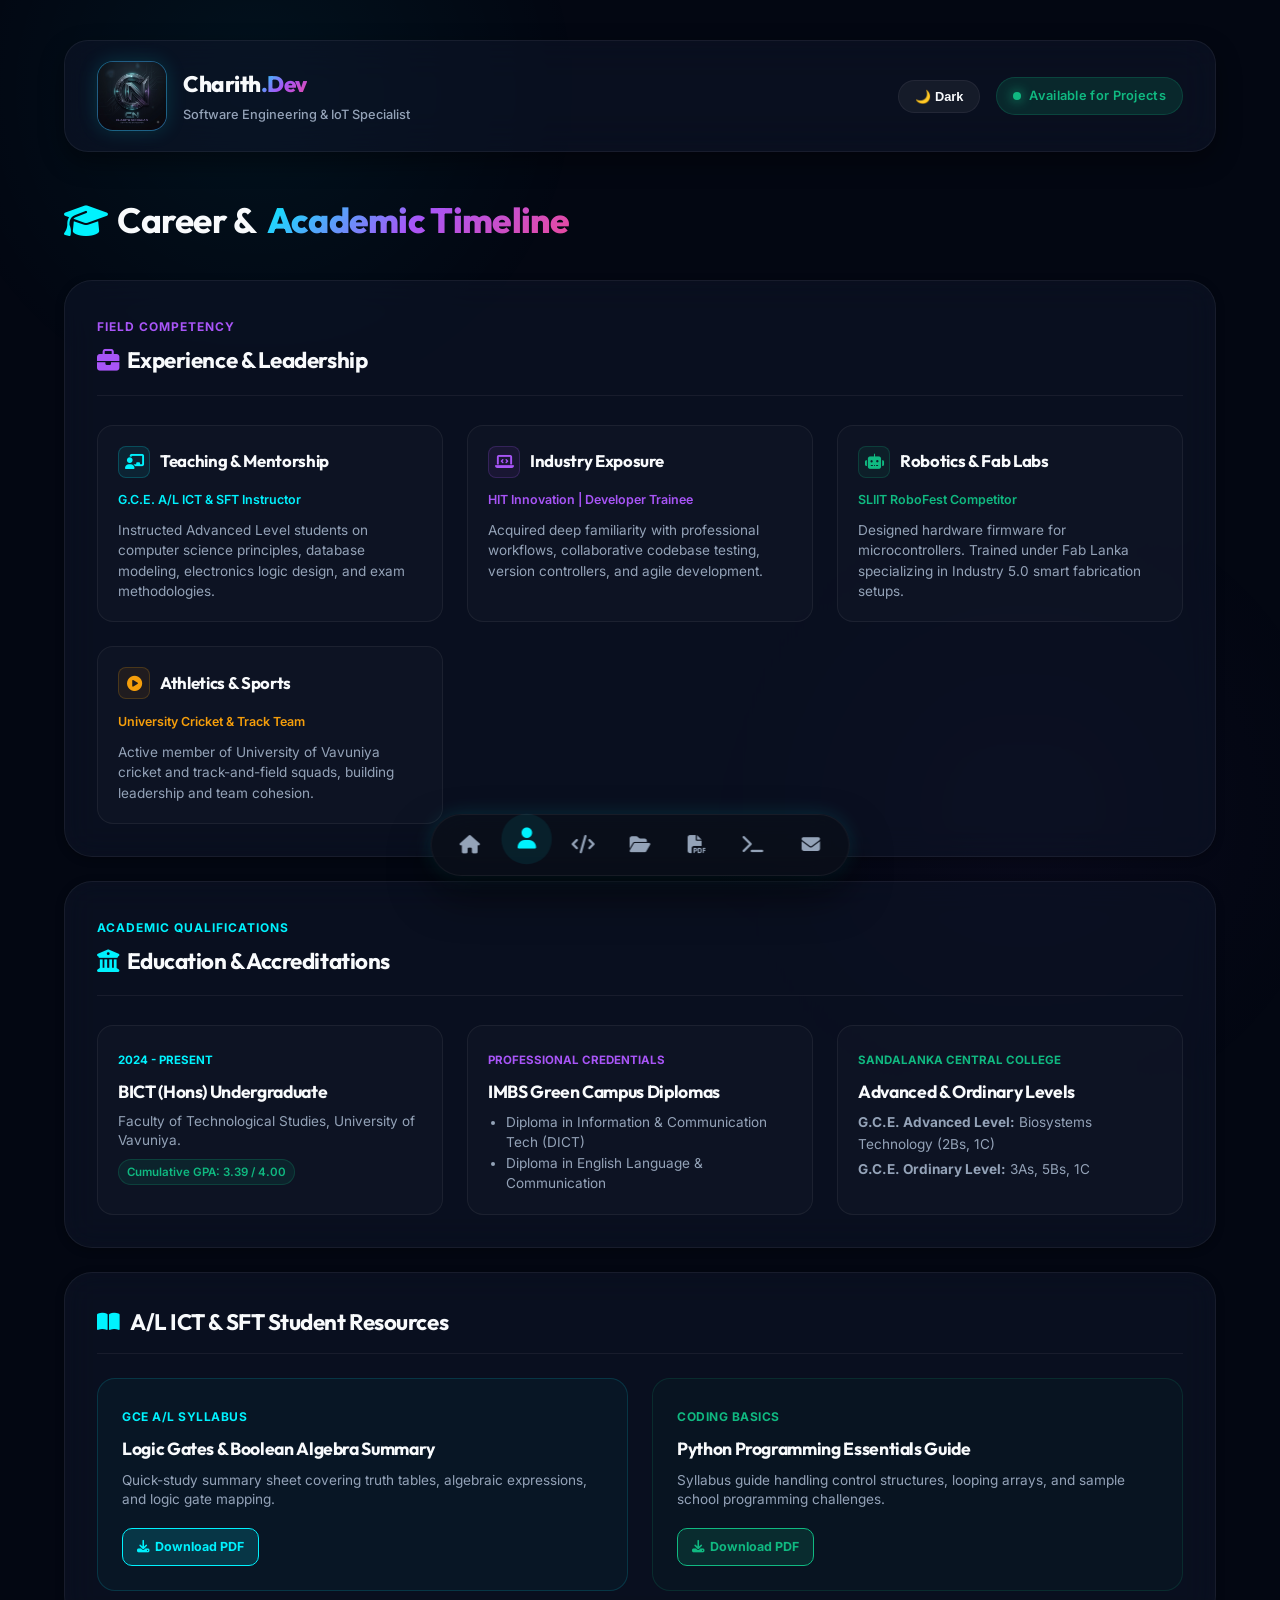
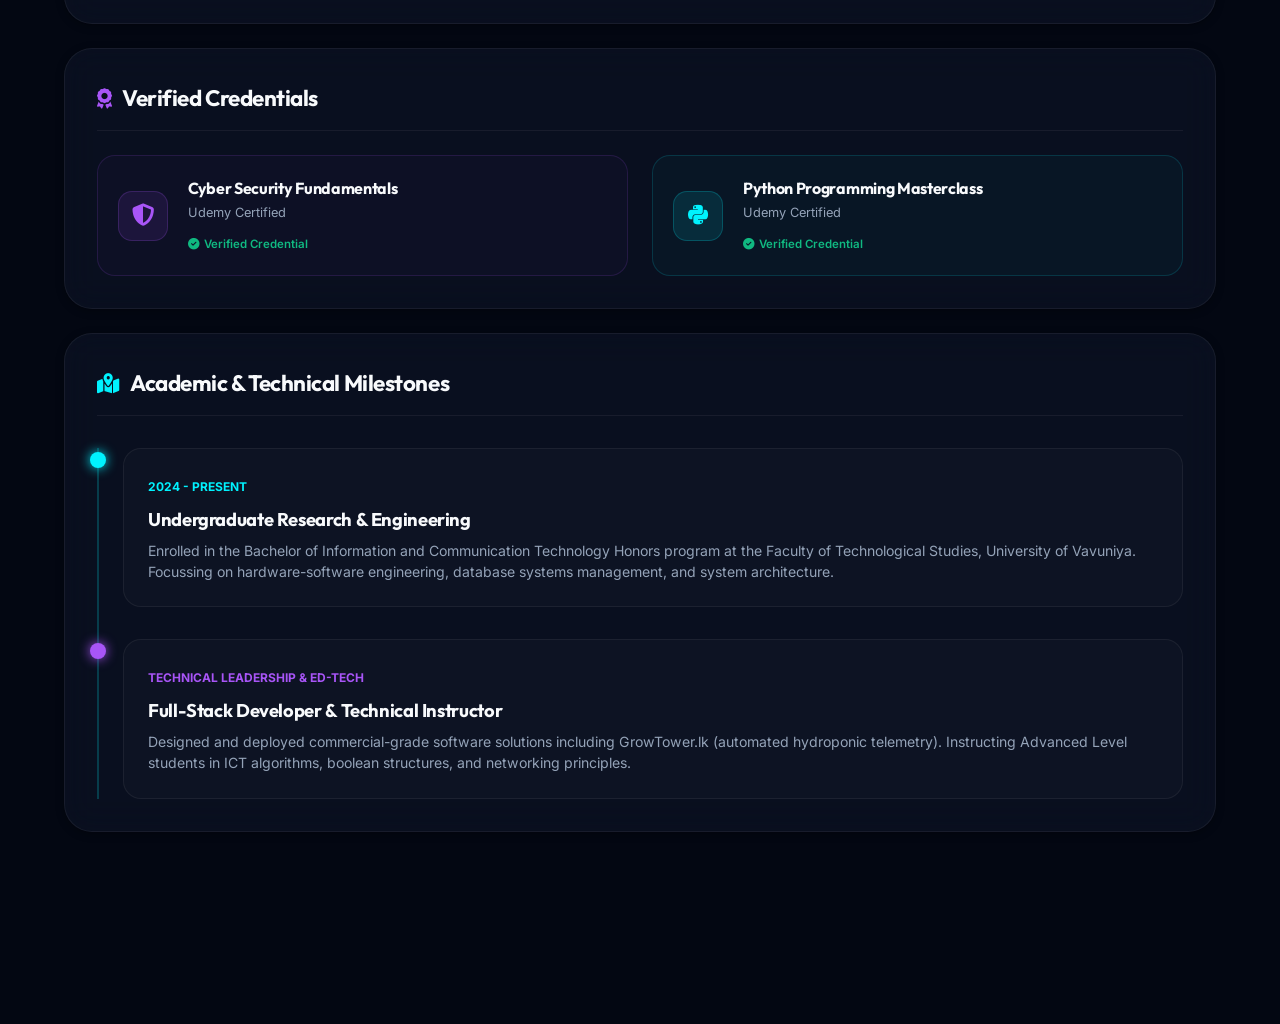
<file: about.html>
<!DOCTYPE html>
<html lang="en" data-theme="dark">
<head>
    <meta charset="UTF-8">
    <meta name="viewport" content="width=device-width, initial-scale=1.0">
    <title>Academic & Timeline | Charith Niroshan</title>
    <link rel="stylesheet" href="style.css">
    <link rel="stylesheet" href="https://cdnjs.cloudflare.com/ajax/libs/font-awesome/6.4.0/css/all.min.css">
</head>
<body>

    <!-- Header Glassmorphic Block -->
    <div class="container" style="margin-bottom: 0;">
        <header class="branding-header">
            <a href="index.html" class="brand-container">
                <div class="brand-logo-wrapper">
                    <img src="images/logo.png" alt="Charith Dev Logo" onerror="this.style.display='none'; this.nextElementSibling.style.display='flex';">
                    <div style="display: none; width: 100%; height: 100%; align-items: center; justify-content: center;">
                        <i class="fa-solid fa-code" style="font-size: 1.5rem; color: var(--accent-cyan);"></i>
                    </div>
                </div>
                <div>
                    <h1 class="brand-name">Charith<span class="gradient-text">.Dev</span></h1>
                    <span class="brand-title">Software Engineering & IoT Specialist</span>
                </div>
            </a>
            
            <div style="display: flex; align-items: center; gap: 1rem; flex-wrap: wrap;">
                <button id="theme-toggle" class="theme-toggle-btn">🌙 Dark</button>
                <div class="status-badge-header">
                    <span class="pulse-dot"></span>
                    <span>Available for Projects</span>
                </div>
            </div>
        </header>
    </div>

    <!-- Main Content -->
    <main class="container" style="margin-top: 20px;">
        <h2 style="font-size: 2.2rem; margin-bottom: 2rem; display: flex; align-items: center; gap: 10px;">
            <i class="fa-solid fa-graduation-cap" style="color: var(--accent-cyan);"></i> 
            Career & <span class="gradient-text">Academic Timeline</span>
        </h2>

        <div class="bento-grid">
            
            <!-- Experience & Leadership Card -->
            <div class="bento-card span-4">
                <div style="display: flex; justify-content: space-between; align-items: center; margin-bottom: 1.8rem; border-bottom: 1px solid var(--card-border); padding-bottom: 1rem;">
                    <div>
                        <span style="color: var(--accent-purple); font-size: 0.75rem; font-weight: bold; text-transform: uppercase; letter-spacing: 1px;">Field Competency</span>
                        <h3 style="font-size: 1.4rem; margin-top: 4px; display: flex; align-items: center; gap: 8px;">
                            <i class="fa-solid fa-briefcase" style="color: var(--accent-purple);"></i> Experience & Leadership
                        </h3>
                    </div>
                </div>

                <div style="display: grid; grid-template-columns: repeat(auto-fit, minmax(260px, 1fr)); gap: 1.5rem;">
                    
                    <!-- Item 1: Teaching -->
                    <div style="background: rgba(255, 255, 255, 0.02); border: 1px solid var(--card-border); padding: 1.25rem; border-radius: 16px; display: flex; flex-direction: column; justify-content: space-between;">
                        <div>
                            <div style="display: flex; align-items: center; gap: 10px; margin-bottom: 0.8rem;">
                                <div style="width: 32px; height: 32px; border-radius: 8px; background: rgba(0, 242, 254, 0.08); border: 1px solid rgba(0, 242, 254, 0.2); display: flex; align-items: center; justify-content: center;">
                                    <i class="fa-solid fa-chalkboard-user" style="color: var(--accent-cyan); font-size: 0.95rem;"></i>
                                </div>
                                <h4 style="font-size: 1.05rem; margin: 0; color: var(--text-primary);">Teaching & Mentorship</h4>
                            </div>
                            <span style="color: var(--accent-cyan); font-size: 0.78rem; font-weight: 600; display: block; margin-bottom: 0.6rem;">G.C.E. A/L ICT & SFT Instructor</span>
                            <p style="color: var(--text-secondary); font-size: 0.85rem; line-height: 1.5; margin: 0;">
                                Instructed Advanced Level students on computer science principles, database modeling, electronics logic design, and exam methodologies.
                            </p>
                        </div>
                    </div>

                    <!-- Item 2: HIT Innovation -->
                    <div style="background: rgba(255, 255, 255, 0.02); border: 1px solid var(--card-border); padding: 1.25rem; border-radius: 16px; display: flex; flex-direction: column; justify-content: space-between;">
                        <div>
                            <div style="display: flex; align-items: center; gap: 10px; margin-bottom: 0.8rem;">
                                <div style="width: 32px; height: 32px; border-radius: 8px; background: rgba(168, 85, 247, 0.08); border: 1px solid rgba(168, 85, 247, 0.2); display: flex; align-items: center; justify-content: center;">
                                    <i class="fa-solid fa-laptop-code" style="color: var(--accent-purple); font-size: 0.95rem;"></i>
                                </div>
                                <h4 style="font-size: 1.05rem; margin: 0; color: var(--text-primary);">Industry Exposure</h4>
                            </div>
                            <span style="color: var(--accent-purple); font-size: 0.78rem; font-weight: 600; display: block; margin-bottom: 0.6rem;">HIT Innovation | Developer Trainee</span>
                            <p style="color: var(--text-secondary); font-size: 0.85rem; line-height: 1.5; margin: 0;">
                                Acquired deep familiarity with professional workflows, collaborative codebase testing, version controllers, and agile development.
                            </p>
                        </div>
                    </div>

                    <!-- Item 3: Robotics -->
                    <div style="background: rgba(255, 255, 255, 0.02); border: 1px solid var(--card-border); padding: 1.25rem; border-radius: 16px; display: flex; flex-direction: column; justify-content: space-between;">
                        <div>
                            <div style="display: flex; align-items: center; gap: 10px; margin-bottom: 0.8rem;">
                                <div style="width: 32px; height: 32px; border-radius: 8px; background: rgba(16, 185, 129, 0.08); border: 1px solid rgba(16, 185, 129, 0.2); display: flex; align-items: center; justify-content: center;">
                                    <i class="fa-solid fa-robot" style="color: var(--accent-green); font-size: 0.95rem;"></i>
                                </div>
                                <h4 style="font-size: 1.05rem; margin: 0; color: var(--text-primary);">Robotics & Fab Labs</h4>
                            </div>
                            <span style="color: var(--accent-green); font-size: 0.78rem; font-weight: 600; display: block; margin-bottom: 0.6rem;">SLIIT RoboFest Competitor</span>
                            <p style="color: var(--text-secondary); font-size: 0.85rem; line-height: 1.5; margin: 0;">
                                Designed hardware firmware for microcontrollers. Trained under Fab Lanka specializing in Industry 5.0 smart fabrication setups.
                            </p>
                        </div>
                    </div>

                    <!-- Item 4: Athletics -->
                    <div style="background: rgba(255, 255, 255, 0.02); border: 1px solid var(--card-border); padding: 1.25rem; border-radius: 16px; display: flex; flex-direction: column; justify-content: space-between;">
                        <div>
                            <div style="display: flex; align-items: center; gap: 10px; margin-bottom: 0.8rem;">
                                <div style="width: 32px; height: 32px; border-radius: 8px; background: rgba(245, 158, 11, 0.08); border: 1px solid rgba(245, 158, 11, 0.2); display: flex; align-items: center; justify-content: center;">
                                    <i class="fa-solid fa-circle-play" style="color: #f59e0b; font-size: 0.95rem;"></i>
                                </div>
                                <h4 style="font-size: 1.05rem; margin: 0; color: var(--text-primary);">Athletics & Sports</h4>
                            </div>
                            <span style="color: #f59e0b; font-size: 0.78rem; font-weight: 600; display: block; margin-bottom: 0.6rem;">University Cricket & Track Team</span>
                            <p style="color: var(--text-secondary); font-size: 0.85rem; line-height: 1.5; margin: 0;">
                                Active member of University of Vavuniya cricket and track-and-field squads, building leadership and team cohesion.
                            </p>
                        </div>
                    </div>

                </div>
            </div>

            <!-- Educational Background Card -->
            <div class="bento-card span-4">
                <div style="display: flex; justify-content: space-between; align-items: center; margin-bottom: 1.8rem; border-bottom: 1px solid var(--card-border); padding-bottom: 1rem;">
                    <div>
                        <span style="color: var(--accent-cyan); font-size: 0.75rem; font-weight: bold; text-transform: uppercase; letter-spacing: 1px;">Academic Qualifications</span>
                        <h3 style="font-size: 1.4rem; margin-top: 4px; display: flex; align-items: center; gap: 8px;">
                            <i class="fa-solid fa-university" style="color: var(--accent-cyan);"></i> Education & Accreditations
                        </h3>
                    </div>
                </div>

                <div style="display: grid; grid-template-columns: repeat(auto-fit, minmax(280px, 1fr)); gap: 1.5rem;">
                    
                    <!-- Vavuniya University -->
                    <div style="background: rgba(255, 255, 255, 0.02); border: 1px solid var(--card-border); padding: 1.25rem; border-radius: 16px;">
                        <span style="color: var(--accent-cyan); font-size: 0.72rem; font-weight: 700; text-transform: uppercase;">2024 - Present</span>
                        <h4 style="font-size: 1.1rem; margin: 6px 0; color: var(--text-primary);">BICT (Hons) Undergraduate</h4>
                        <p style="color: var(--text-secondary); font-size: 0.85rem; line-height: 1.4; margin-bottom: 8px;">
                            Faculty of Technological Studies, University of Vavuniya.
                        </p>
                        <span class="status-badge" style="font-size: 0.72rem; padding: 3px 8px;">Cumulative GPA: 3.39 / 4.00</span>
                    </div>

                    <!-- Professional Diplomas -->
                    <div style="background: rgba(255, 255, 255, 0.02); border: 1px solid var(--card-border); padding: 1.25rem; border-radius: 16px;">
                        <span style="color: var(--accent-purple); font-size: 0.72rem; font-weight: 700; text-transform: uppercase;">Professional Credentials</span>
                        <h4 style="font-size: 1.1rem; margin: 6px 0; color: var(--text-primary);">IMBS Green Campus Diplomas</h4>
                        <ul style="color: var(--text-secondary); font-size: 0.85rem; padding-left: 1.1rem; line-height: 1.5; margin: 0;">
                            <li>Diploma in Information & Communication Tech (DICT)</li>
                            <li>Diploma in English Language & Communication</li>
                        </ul>
                    </div>

                    <!-- Secondary Schooling -->
                    <div style="background: rgba(255, 255, 255, 0.02); border: 1px solid var(--card-border); padding: 1.25rem; border-radius: 16px;">
                        <span style="color: var(--accent-green); font-size: 0.72rem; font-weight: 700; text-transform: uppercase;">Sandalanka Central College</span>
                        <h4 style="font-size: 1.1rem; margin: 6px 0; color: var(--text-primary);">Advanced & Ordinary Levels</h4>
                        <p style="color: var(--text-secondary); font-size: 0.85rem; margin-bottom: 4px;">
                            <strong>G.C.E. Advanced Level:</strong> Biosystems Technology (2Bs, 1C)
                        </p>
                        <p style="color: var(--text-secondary); font-size: 0.85rem; margin: 0;">
                            <strong>G.C.E. Ordinary Level:</strong> 3As, 5Bs, 1C
                        </p>
                    </div>

                </div>
            </div>

            <!-- Student Resource Hub (For ICT & SFT classes) -->
            <div class="bento-card span-4">
                <div style="display: flex; align-items: center; gap: 10px; margin-bottom: 1.5rem; border-bottom: 1px solid var(--card-border); padding-bottom: 0.8rem;">
                    <i class="fa-solid fa-book-open" style="color: var(--accent-cyan); font-size: 1.25rem;"></i>
                    <h3 style="font-size: 1.4rem; margin: 0;">A/L ICT & SFT Student Resources</h3>
                </div>

                <div style="display: grid; grid-template-columns: repeat(auto-fit, minmax(280px, 1fr)); gap: 1.5rem;">
                    
                    <!-- Resource 1 -->
                    <div style="background: rgba(0, 242, 254, 0.03); border: 1px solid rgba(0, 242, 254, 0.15); border-radius: 18px; padding: 1.5rem; display: flex; flex-direction: column; justify-content: space-between; min-height: 180px;">
                        <div>
                            <span style="color: var(--accent-cyan); font-size: 0.75rem; font-weight: 700; text-transform: uppercase; letter-spacing: 0.5px;">GCE A/L Syllabus</span>
                            <h4 style="font-size: 1.1rem; margin: 6px 0 8px 0; color: var(--text-primary);">Logic Gates & Boolean Algebra Summary</h4>
                            <p style="color: var(--text-secondary); font-size: 0.85rem; line-height: 1.4; margin-bottom: 1.2rem;">Quick-study summary sheet covering truth tables, algebraic expressions, and logic gate mapping.</p>
                        </div>
                        <a href="files/Logic_Gates_Summary.pdf" download style="background: rgba(0, 242, 254, 0.15); border: 1px solid var(--accent-cyan); color: var(--accent-cyan); font-size: 0.78rem; font-weight: 700; padding: 8px 14px; border-radius: 10px; display: inline-flex; align-items: center; justify-content: center; gap: 6px; width: fit-content; transition: var(--transition-smooth);">
                            <i class="fa-solid fa-download"></i> Download PDF
                        </a>
                    </div>

                    <!-- Resource 2 -->
                    <div style="background: rgba(16, 185, 129, 0.03); border: 1px solid rgba(16, 185, 129, 0.15); border-radius: 18px; padding: 1.5rem; display: flex; flex-direction: column; justify-content: space-between; min-height: 180px;">
                        <div>
                            <span style="color: var(--accent-green); font-size: 0.75rem; font-weight: 700; text-transform: uppercase; letter-spacing: 0.5px;">Coding Basics</span>
                            <h4 style="font-size: 1.1rem; margin: 6px 0 8px 0; color: var(--text-primary);">Python Programming Essentials Guide</h4>
                            <p style="color: var(--text-secondary); font-size: 0.85rem; line-height: 1.4; margin-bottom: 1.2rem;">Syllabus guide handling control structures, looping arrays, and sample school programming challenges.</p>
                        </div>
                        <a href="files/Python_Essentials_AL.pdf" download style="background: rgba(16, 185, 129, 0.15); border: 1px solid var(--accent-green); color: var(--accent-green); font-size: 0.78rem; font-weight: 700; padding: 8px 14px; border-radius: 10px; display: inline-flex; align-items: center; justify-content: center; gap: 6px; width: fit-content; transition: var(--transition-smooth);">
                            <i class="fa-solid fa-download"></i> Download PDF
                        </a>
                    </div>

                </div>
            </div>

            <!-- Certifications Block -->
            <div class="bento-card span-4">
                <div style="display: flex; align-items: center; gap: 10px; margin-bottom: 1.5rem; border-bottom: 1px solid var(--card-border); padding-bottom: 0.8rem;">
                    <i class="fa-solid fa-award" style="color: var(--accent-purple); font-size: 1.25rem;"></i>
                    <h3 style="font-size: 1.4rem; margin: 0;">Verified Credentials</h3>
                </div>

                <div style="display: grid; grid-template-columns: repeat(auto-fit, minmax(260px, 1fr)); gap: 1.5rem;">
                    
                    <!-- Certification 1 -->
                    <div style="background: rgba(168, 85, 247, 0.03); border: 1px solid rgba(168, 85, 247, 0.15); border-radius: 18px; padding: 1.25rem; display: flex; align-items: center; gap: 1.25rem;">
                        <div style="width: 50px; height: 50px; border-radius: 14px; background: rgba(168, 85, 247, 0.1); border: 1px solid rgba(168, 85, 247, 0.2); display: flex; align-items: center; justify-content: center; flex-shrink: 0;">
                            <i class="fa-solid fa-shield-halved" style="font-size: 1.4rem; color: var(--accent-purple);"></i>
                        </div>
                        <div>
                            <h4 style="margin: 0; font-size: 1rem; color: var(--text-primary);">Cyber Security Fundamentals</h4>
                            <span style="color: var(--text-secondary); font-size: 0.8rem; display: block; margin: 2px 0 6px 0;">Udemy Certified</span>
                            <span style="color: var(--accent-green); font-size: 0.72rem; font-weight: 600; display: inline-flex; align-items: center; gap: 4px;">
                                <i class="fa-solid fa-circle-check"></i> Verified Credential
                            </span>
                        </div>
                    </div>

                    <!-- Certification 2 -->
                    <div style="background: rgba(0, 242, 254, 0.03); border: 1px solid rgba(0, 242, 254, 0.15); border-radius: 18px; padding: 1.25rem; display: flex; align-items: center; gap: 1.25rem;">
                        <div style="width: 50px; height: 50px; border-radius: 14px; background: rgba(0, 242, 254, 0.1); border: 1px solid rgba(0, 242, 254, 0.2); display: flex; align-items: center; justify-content: center; flex-shrink: 0;">
                            <i class="fa-brands fa-python" style="font-size: 1.4rem; color: var(--accent-cyan);"></i>
                        </div>
                        <div>
                            <h4 style="margin: 0; font-size: 1rem; color: var(--text-primary);">Python Programming Masterclass</h4>
                            <span style="color: var(--text-secondary); font-size: 0.8rem; display: block; margin: 2px 0 6px 0;">Udemy Certified</span>
                            <span style="color: var(--accent-green); font-size: 0.72rem; font-weight: 600; display: inline-flex; align-items: center; gap: 4px;">
                                <i class="fa-solid fa-circle-check"></i> Verified Credential
                            </span>
                        </div>
                    </div>

                </div>
            </div>

            <!-- Roadmaps / Milestones -->
            <div class="bento-card span-4" style="margin-bottom: 2rem;">
                <div style="display: flex; align-items: center; gap: 10px; margin-bottom: 2rem; border-bottom: 1px solid var(--card-border); padding-bottom: 0.8rem;">
                    <i class="fa-solid fa-map-location-dot" style="color: var(--accent-cyan); font-size: 1.25rem;"></i>
                    <h3 style="font-size: 1.4rem; margin: 0;">Academic & Technical Milestones</h3>
                </div>

                <div style="position: relative; padding-left: 24px; border-left: 2px solid rgba(0, 242, 254, 0.2); display: flex; flex-direction: column; gap: 2rem;">
                    
                    <!-- Milestone 1 -->
                    <div style="position: relative;">
                        <div style="position: absolute; left: -33px; top: 4px; width: 16px; height: 16px; border-radius: 50%; background: var(--accent-cyan); box-shadow: 0 0 12px var(--accent-cyan);"></div>
                        <div style="background: rgba(255, 255, 255, 0.02); border: 1px solid var(--card-border); border-radius: 18px; padding: 1.5rem;">
                            <span style="color: var(--accent-cyan); font-size: 0.75rem; font-weight: 700; text-transform: uppercase;">2024 - Present</span>
                            <h4 style="color: var(--text-primary); margin: 6px 0; font-size: 1.15rem;">Undergraduate Research & Engineering</h4>
                            <p style="color: var(--text-secondary); font-size: 0.88rem; line-height: 1.5; margin: 0;">
                                Enrolled in the Bachelor of Information and Communication Technology Honors program at the Faculty of Technological Studies, University of Vavuniya. Focussing on hardware-software engineering, database systems management, and system architecture.
                            </p>
                        </div>
                    </div>

                    <!-- Milestone 2 -->
                    <div style="position: relative;">
                        <div style="position: absolute; left: -33px; top: 4px; width: 16px; height: 16px; border-radius: 50%; background: var(--accent-purple); box-shadow: 0 0 12px var(--accent-purple);"></div>
                        <div style="background: rgba(255, 255, 255, 0.02); border: 1px solid var(--card-border); border-radius: 18px; padding: 1.5rem;">
                            <span style="color: var(--accent-purple); font-size: 0.75rem; font-weight: 700; text-transform: uppercase;">Technical Leadership & Ed-Tech</span>
                            <h4 style="color: var(--text-primary); margin: 6px 0; font-size: 1.15rem;">Full-Stack Developer & Technical Instructor</h4>
                            <p style="color: var(--text-secondary); font-size: 0.88rem; line-height: 1.5; margin: 0;">
                                Designed and deployed commercial-grade software solutions including GrowTower.lk (automated hydroponic telemetry). Instructing Advanced Level students in ICT algorithms, boolean structures, and networking principles.
                            </p>
                        </div>
                    </div>

                </div>
            </div>

        </div>
    </main>

    <!-- Floating Dock Nav -->
    <nav class="dock-nav">
        <a href="index.html" class="dock-item" title="Home Dashboard"><i class="fa-solid fa-house"></i></a>
        <a href="about.html" class="dock-item active" title="About & Career"><i class="fa-solid fa-user"></i></a>
        <a href="skills.html" class="dock-item" title="Skills & Toolkit"><i class="fa-solid fa-code"></i></a>
        <a href="projects.html" class="dock-item" title="Projects Showcase"><i class="fa-solid fa-folder-open"></i></a>
        <a href="cv.pdf" target="_blank" class="dock-item" title="Curriculum Vitae"><i class="fa-solid fa-file-pdf"></i></a>
        <a href="terminal.html" class="dock-item" title="CLI Terminal"><i class="fa-solid fa-terminal"></i></a>
        <a href="contact.html" class="dock-item" title="Get In Touch"><i class="fa-solid fa-envelope"></i></a>
    </nav>

    <script src="script.js"></script>
</body>
</html>
</file>
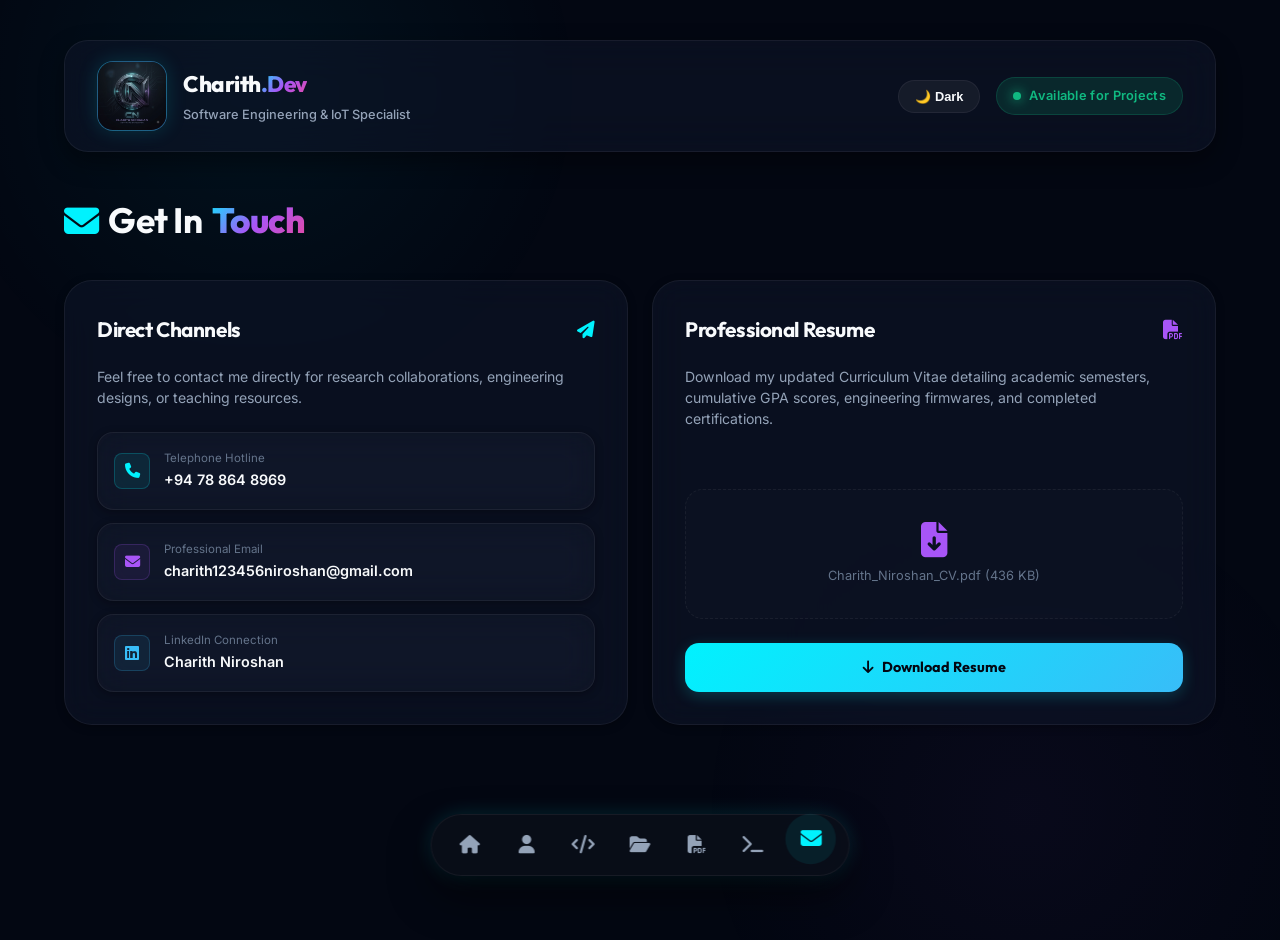
<file: contact.html>
<!DOCTYPE html>
<html lang="en" data-theme="dark">
<head>
    <meta charset="UTF-8">
    <meta name="viewport" content="width=device-width, initial-scale=1.0">
    <title>Contact Channels | Charith Niroshan</title>
    <link rel="stylesheet" href="style.css">
    <link rel="stylesheet" href="https://cdnjs.cloudflare.com/ajax/libs/font-awesome/6.4.0/css/all.min.css">
</head>
<body>

    <!-- Header Glassmorphic Block -->
    <div class="container" style="margin-bottom: 0;">
        <header class="branding-header">
            <a href="index.html" class="brand-container">
                <div class="brand-logo-wrapper">
                    <img src="images/logo.png" alt="Charith Dev Logo" onerror="this.style.display='none'; this.nextElementSibling.style.display='flex';">
                    <div style="display: none; width: 100%; height: 100%; align-items: center; justify-content: center;">
                        <i class="fa-solid fa-code" style="font-size: 1.5rem; color: var(--accent-cyan);"></i>
                    </div>
                </div>
                <div>
                    <h1 class="brand-name">Charith<span class="gradient-text">.Dev</span></h1>
                    <span class="brand-title">Software Engineering & IoT Specialist</span>
                </div>
            </a>
            
            <div style="display: flex; align-items: center; gap: 1rem; flex-wrap: wrap;">
                <button id="theme-toggle" class="theme-toggle-btn">🌙 Dark</button>
                <div class="status-badge-header">
                    <span class="pulse-dot"></span>
                    <span>Available for Projects</span>
                </div>
            </div>
        </header>
    </div>

    <!-- Main Content -->
    <main class="container" style="margin-top: 20px;">
        <h2 style="font-size: 2.2rem; margin-bottom: 2rem; display: flex; align-items: center; gap: 10px;">
            <i class="fa-solid fa-envelope" style="color: var(--accent-cyan);"></i>
            Get In <span class="gradient-text">Touch</span>
        </h2>

        <div class="bento-grid" style="margin-bottom: 2rem;">
            
            <!-- Direct Channels Card -->
            <div class="bento-card span-2" style="justify-content: space-between; min-height: 300px;">
                <div>
                    <div style="display: flex; justify-content: space-between; align-items: center; margin-bottom: 1.2rem;">
                        <h3 style="font-size: 1.3rem;">Direct Channels</h3>
                        <i class="fa-solid fa-paper-plane" style="color: var(--accent-cyan); font-size: 1.1rem;"></i>
                    </div>
                    <p style="color: var(--text-secondary); font-size: 0.88rem; line-height: 1.5; margin-bottom: 1.5rem;">
                        Feel free to contact me directly for research collaborations, engineering designs, or teaching resources.
                    </p>
                </div>

                <div style="display: flex; flex-direction: column; gap: 0.8rem; width: 100%;">
                    <a href="tel:+94788648969" class="bento-card" style="padding: 1rem; border-radius: 16px; flex-direction: row; align-items: center; gap: 14px; margin: 0; background: rgba(255,255,255,0.02);">
                        <div style="width: 36px; height: 36px; border-radius: 8px; background: rgba(0, 242, 254, 0.08); border: 1px solid rgba(0, 242, 254, 0.2); display: flex; align-items: center; justify-content: center;">
                            <i class="fa-solid fa-phone" style="color: var(--accent-cyan); font-size: 0.95rem;"></i>
                        </div>
                        <div>
                            <span style="color: var(--text-muted); font-size: 0.72rem; display: block;">Telephone Hotline</span>
                            <span style="color: var(--text-primary); font-size: 0.9rem; font-weight: 600;">+94 78 864 8969</span>
                        </div>
                    </a>

                    <a href="mailto:charith123456niroshan@gmail.com" class="bento-card" style="padding: 1rem; border-radius: 16px; flex-direction: row; align-items: center; gap: 14px; margin: 0; background: rgba(255,255,255,0.02);">
                        <div style="width: 36px; height: 36px; border-radius: 8px; background: rgba(168, 85, 247, 0.08); border: 1px solid rgba(168, 85, 247, 0.2); display: flex; align-items: center; justify-content: center;">
                            <i class="fa-solid fa-envelope" style="color: var(--accent-purple); font-size: 0.95rem;"></i>
                        </div>
                        <div>
                            <span style="color: var(--text-muted); font-size: 0.72rem; display: block;">Professional Email</span>
                            <span style="color: var(--text-primary); font-size: 0.9rem; font-weight: 600;">charith123456niroshan@gmail.com</span>
                        </div>
                    </a>

                    <a href="https://www.linkedin.com/in/charith-niroshan-a5a495274" target="_blank" class="bento-card" style="padding: 1rem; border-radius: 16px; flex-direction: row; align-items: center; gap: 14px; margin: 0; background: rgba(255,255,255,0.02);">
                        <div style="width: 36px; height: 36px; border-radius: 8px; background: rgba(56, 189, 248, 0.08); border: 1px solid rgba(56, 189, 248, 0.2); display: flex; align-items: center; justify-content: center;">
                            <i class="fa-brands fa-linkedin" style="color: var(--accent-blue); font-size: 1rem;"></i>
                        </div>
                        <div>
                            <span style="color: var(--text-muted); font-size: 0.72rem; display: block;">LinkedIn Connection</span>
                            <span style="color: var(--text-primary); font-size: 0.9rem; font-weight: 600;">Charith Niroshan</span>
                        </div>
                    </a>
                </div>
            </div>

            <!-- Resume Download Card -->
            <div class="bento-card span-2" style="justify-content: space-between; min-height: 300px;">
                <div>
                    <div style="display: flex; justify-content: space-between; align-items: center; margin-bottom: 1.2rem;">
                        <h3 style="font-size: 1.3rem;">Professional Resume</h3>
                        <i class="fa-solid fa-file-pdf" style="color: var(--accent-purple); font-size: 1.25rem;"></i>
                    </div>
                    <p style="color: var(--text-secondary); font-size: 0.88rem; line-height: 1.5; margin-bottom: 1.5rem;">
                        Download my updated Curriculum Vitae detailing academic semesters, cumulative GPA scores, engineering firmwares, and completed certifications.
                    </p>
                </div>

                <div style="text-align: center; width: 100%;">
                    <div style="padding: 2rem; background: rgba(255,255,255,0.01); border: 1px dashed var(--card-border); border-radius: 18px; margin-bottom: 1.5rem; display: flex; flex-direction: column; align-items: center; gap: 8px;">
                        <i class="fa-solid fa-file-arrow-down" style="font-size: 2.2rem; color: var(--accent-purple); animation: pulseGlow 1.8s infinite;"></i>
                        <span style="font-size: 0.8rem; color: var(--text-muted);">Charith_Niroshan_CV.pdf (436 KB)</span>
                    </div>
                    <a href="cv.pdf" class="btn-cyber" download style="width: 100%;">
                        <i class="fa-solid fa-arrow-down"></i> Download Resume
                    </a>
                </div>
            </div>

        </div>
    </main>

    <!-- Floating Dock Nav -->
    <nav class="dock-nav">
        <a href="index.html" class="dock-item" title="Home Dashboard"><i class="fa-solid fa-house"></i></a>
        <a href="about.html" class="dock-item" title="About & Career"><i class="fa-solid fa-user"></i></a>
        <a href="skills.html" class="dock-item" title="Skills & Toolkit"><i class="fa-solid fa-code"></i></a>
        <a href="projects.html" class="dock-item" title="Projects Showcase"><i class="fa-solid fa-folder-open"></i></a>
        <a href="cv.pdf" target="_blank" class="dock-item" title="Curriculum Vitae"><i class="fa-solid fa-file-pdf"></i></a>
        <a href="terminal.html" class="dock-item" title="CLI Terminal"><i class="fa-solid fa-terminal"></i></a>
        <a href="contact.html" class="dock-item active" title="Get In Touch"><i class="fa-solid fa-envelope"></i></a>
    </nav>

    <script src="script.js"></script>
</body>
</html>
</file>
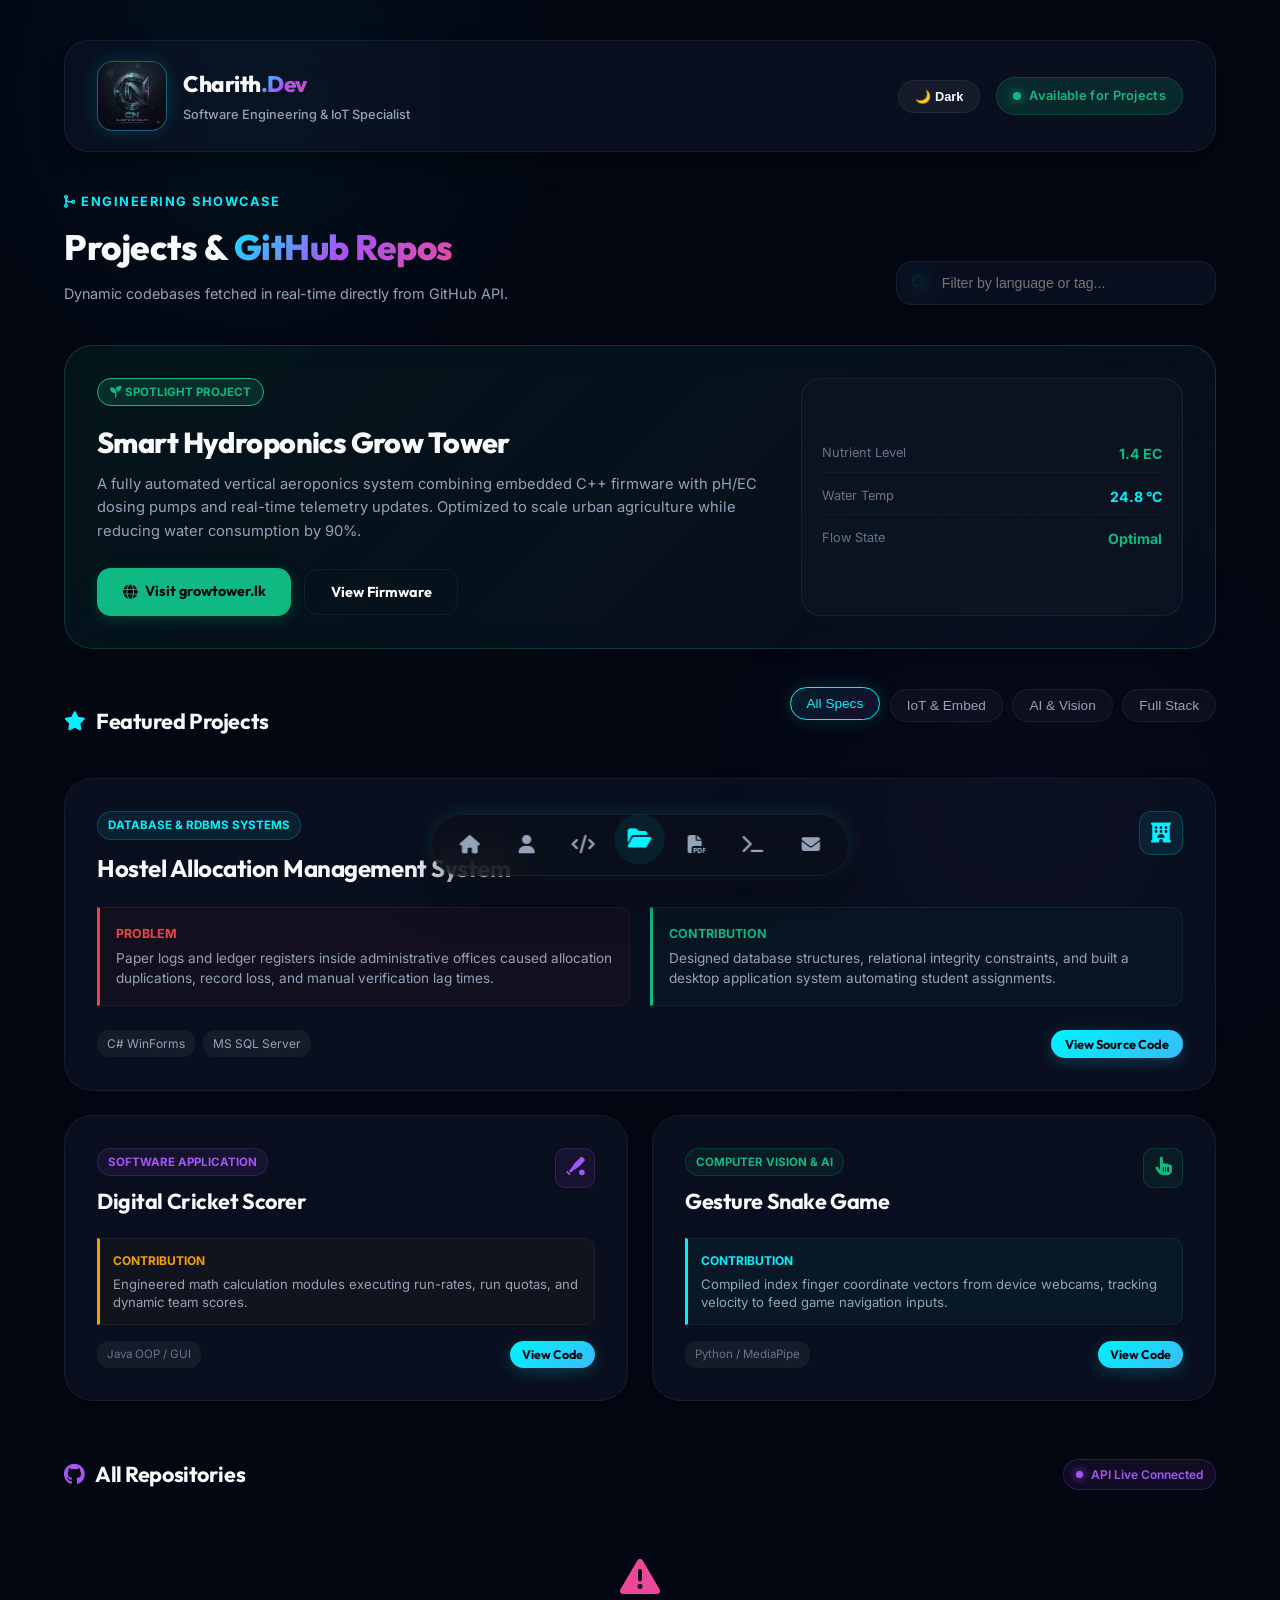
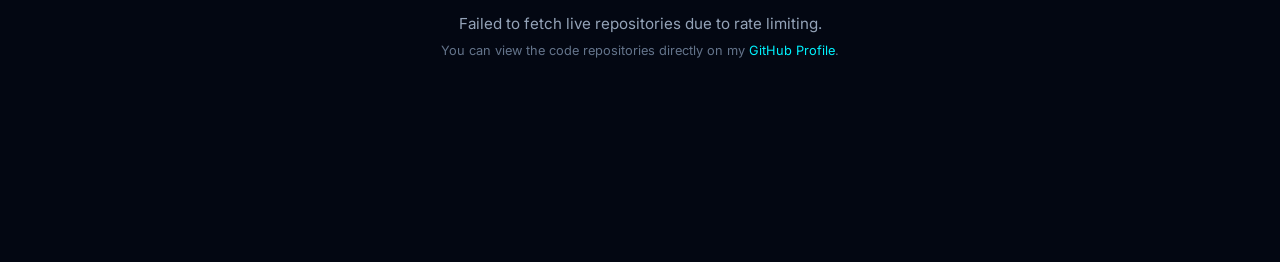
<file: projects.html>
<!DOCTYPE html>
<html lang="en" data-theme="dark">
<head>
    <meta charset="UTF-8">
    <meta name="viewport" content="width=device-width, initial-scale=1.0">
    <title>Projects & Repositories | Charith Niroshan</title>
    <link rel="stylesheet" href="style.css">
    <link rel="stylesheet" href="https://cdnjs.cloudflare.com/ajax/libs/font-awesome/6.4.0/css/all.min.css">
</head>
<body>

    <!-- Header Glassmorphic Block -->
    <div class="container" style="margin-bottom: 0;">
        <header class="branding-header">
            <a href="index.html" class="brand-container">
                <div class="brand-logo-wrapper">
                    <img src="images/logo.png" alt="Charith Dev Logo" onerror="this.style.display='none'; this.nextElementSibling.style.display='flex';">
                    <div style="display: none; width: 100%; height: 100%; align-items: center; justify-content: center;">
                        <i class="fa-solid fa-code" style="font-size: 1.5rem; color: var(--accent-cyan);"></i>
                    </div>
                </div>
                <div>
                    <h1 class="brand-name">Charith<span class="gradient-text">.Dev</span></h1>
                    <span class="brand-title">Software Engineering & IoT Specialist</span>
                </div>
            </a>
            
            <div style="display: flex; align-items: center; gap: 1rem; flex-wrap: wrap;">
                <button id="theme-toggle" class="theme-toggle-btn">🌙 Dark</button>
                <div class="status-badge-header">
                    <span class="pulse-dot"></span>
                    <span>Available for Projects</span>
                </div>
            </div>
        </header>
    </div>

    <!-- Main Content -->
    <main class="container" style="margin-top: 20px;">
        
        <!-- Header & Live Search Bar -->
        <div style="display: flex; justify-content: space-between; align-items: flex-end; flex-wrap: wrap; gap: 1.5rem; margin-bottom: 2.5rem;">
            <div>
                <span style="color: var(--accent-cyan); font-size: 0.8rem; font-weight: 700; letter-spacing: 1.5px; text-transform: uppercase; display: block; margin-bottom: 0.4rem;">
                    <i class="fa-solid fa-code-merge"></i> Engineering Showcase
                </span>
                <h2 style="font-size: 2.2rem; margin: 0; font-weight: 800; letter-spacing: -0.5px;">
                    Projects & <span class="gradient-text">GitHub Repos</span>
                </h2>
                <p style="color: var(--text-secondary); font-size: 0.9rem; margin-top: 0.4rem;">Dynamic codebases fetched in real-time directly from GitHub API.</p>
            </div>
            
            <!-- Search bar -->
            <div style="position: relative; width: 100%; max-width: 320px;">
                <i class="fa-solid fa-magnifying-glass" style="position: absolute; left: 16px; top: 50%; transform: translateY(-50%); color: var(--accent-cyan); font-size: 0.95rem;"></i>
                <input type="text" id="project-search" placeholder="Filter by language or tag..." 
                       style="width: 100%; background: var(--card-bg); backdrop-filter: blur(12px); -webkit-backdrop-filter: blur(12px); border: 1px solid var(--card-border); border-radius: 16px; padding: 0.8rem 1rem 0.8rem 2.8rem; color: var(--text-primary); outline: none; font-size: 0.88rem; transition: var(--transition-smooth); box-shadow: var(--shadow-sm);">
            </div>
        </div>

        <!-- Spotlight Project: Smart Hydroponics -->
        <div class="bento-card span-4" style="background: linear-gradient(135deg, rgba(16, 185, 129, 0.08) 0%, rgba(15, 23, 42, 0.45) 100%); border-color: rgba(16, 185, 129, 0.25); margin-bottom: 2.5rem; justify-content: space-between;">
            <div style="display: flex; justify-content: space-between; align-items: flex-start; flex-wrap: wrap; gap: 1.5rem;">
                <div style="flex: 2; min-width: 280px;">
                    <span style="background: rgba(16, 185, 129, 0.15); border: 1px solid var(--accent-green); color: var(--accent-green); font-size: 0.72rem; font-weight: 700; text-transform: uppercase; padding: 4px 12px; border-radius: 20px; display: inline-block; margin-bottom: 0.8rem;">
                        <i class="fa-solid fa-seedling"></i> Spotlight Project
                    </span>
                    <h3 style="font-size: 1.8rem; font-weight: 800; margin: 0 0 0.5rem 0; color: var(--text-primary);">Smart Hydroponics Grow Tower</h3>
                    <p style="color: var(--text-secondary); font-size: 0.92rem; max-width: 750px; margin-bottom: 1.5rem; line-height: 1.6;">
                        A fully automated vertical aeroponics system combining embedded C++ firmware with pH/EC dosing pumps and real-time telemetry updates. Optimized to scale urban agriculture while reducing water consumption by 90%.
                    </p>
                    
                    <div style="display: flex; gap: 0.8rem; flex-wrap: wrap; align-items: center;">
                        <a href="https://growtower.lk/" target="_blank" class="btn-cyber" style="background: var(--accent-green); color: #030712; box-shadow: 0 4px 15px rgba(16, 185, 129, 0.2);">
                            <i class="fa-solid fa-globe"></i> Visit growtower.lk
                        </a>
                        <button data-project="hydroponics" class="btn-cyber btn-outline">
                            View Firmware
                        </button>
                    </div>
                </div>

                <!-- Simulation Info -->
                <div style="flex: 1; min-width: 220px; background: rgba(255,255,255,0.02); border: 1px solid var(--card-border); border-radius: 20px; padding: 1.25rem; align-self: stretch; display: flex; flex-direction: column; justify-content: center; gap: 0.8rem;">
                    <div style="display: flex; justify-content: space-between; border-bottom: 1px solid rgba(255,255,255,0.04); padding-bottom: 6px;">
                        <span style="font-size: 0.8rem; color: var(--text-muted);">Nutrient Level</span>
                        <span style="font-size: 0.88rem; font-weight: 700; color: var(--accent-green);">1.4 EC</span>
                    </div>
                    <div style="display: flex; justify-content: space-between; border-bottom: 1px solid rgba(255,255,255,0.04); padding-bottom: 6px;">
                        <span style="font-size: 0.8rem; color: var(--text-muted);">Water Temp</span>
                        <span style="font-size: 0.88rem; font-weight: 700; color: var(--accent-cyan);">24.8 °C</span>
                    </div>
                    <div style="display: flex; justify-content: space-between;">
                        <span style="font-size: 0.8rem; color: var(--text-muted);">Flow State</span>
                        <span style="font-size: 0.88rem; font-weight: 700; color: var(--accent-green);">Optimal</span>
                    </div>
                </div>
            </div>
        </div>

        <!-- Section Title with Filter Chips -->
        <div style="display: flex; align-items: center; justify-content: space-between; flex-wrap: wrap; gap: 1rem; margin-bottom: 1.5rem;">
            <div style="display: flex; align-items: center; gap: 10px;">
                <i class="fa-solid fa-star" style="color: var(--accent-cyan); font-size: 1.2rem;"></i>
                <h3 style="font-size: 1.35rem; font-weight: 700; margin: 0; color: var(--text-primary);">Featured Projects</h3>
            </div>
            
            <!-- Filters -->
            <div class="filter-container">
                <button class="filter-chip active" data-filter="all">All Specs</button>
                <button class="filter-chip" data-filter="iot">IoT & Embed</button>
                <button class="filter-chip" data-filter="ai">AI & Vision</button>
                <button class="filter-chip" data-filter="full-stack">Full Stack</button>
            </div>
        </div>

        <!-- Featured Projects Grid -->
        <div class="bento-grid" style="margin-bottom: 3.5rem;">

            <!-- Project: Hostel Allocation System -->
            <div class="bento-card span-4 project-item" data-title="hostel allocation system database sql winforms management" data-lang="full-stack">
                <div style="display: flex; justify-content: space-between; align-items: flex-start; margin-bottom: 1.2rem;">
                    <div>
                        <span style="background: rgba(0, 242, 254, 0.08); border: 1px solid rgba(0, 242, 254, 0.2); color: var(--accent-cyan); font-size: 0.72rem; font-weight: 700; text-transform: uppercase; padding: 4px 10px; border-radius: 20px; display: inline-block; margin-bottom: 0.6rem;">
                            Database & RDBMS Systems
                        </span>
                        <h3 style="font-size: 1.5rem; font-weight: 700; color: var(--text-primary); margin: 0;">Hostel Allocation Management System</h3>
                    </div>
                    <div style="width: 44px; height: 44px; border-radius: 12px; background: rgba(0, 242, 254, 0.08); border: 1px solid rgba(0, 242, 254, 0.2); display: flex; align-items: center; justify-content: center; flex-shrink: 0;">
                        <i class="fa-solid fa-hotel" style="font-size: 1.25rem; color: var(--accent-cyan);"></i>
                    </div>
                </div>

                <div style="display: grid; grid-template-columns: repeat(auto-fit, minmax(280px, 1fr)); gap: 1.2rem; margin-bottom: 1.5rem;">
                    <!-- Problem -->
                    <div style="background: rgba(239, 68, 68, 0.04); border-left: 3px solid #ef4444; border-radius: 0 12px 12px 0; padding: 1rem; border: 1px solid var(--card-border); border-left: 3px solid #ef4444;">
                        <span style="color: #ef4444; font-size: 0.78rem; font-weight: 700; text-transform: uppercase; display: block; margin-bottom: 4px;">Problem</span>
                        <p style="color: var(--text-secondary); font-size: 0.85rem; line-height: 1.5; margin: 0;">
                            Paper logs and ledger registers inside administrative offices caused allocation duplications, record loss, and manual verification lag times.
                        </p>
                    </div>

                    <!-- Contribution -->
                    <div style="background: rgba(16, 185, 129, 0.04); border-left: 3px solid #10b981; border-radius: 0 12px 12px 0; padding: 1rem; border: 1px solid var(--card-border); border-left: 3px solid #10b981;">
                        <span style="color: #10b981; font-size: 0.78rem; font-weight: 700; text-transform: uppercase; display: block; margin-bottom: 4px;">Contribution</span>
                        <p style="color: var(--text-secondary); font-size: 0.85rem; line-height: 1.5; margin: 0;">
                            Designed database structures, relational integrity constraints, and built a desktop application system automating student assignments.
                        </p>
                    </div>
                </div>

                <div style="display: flex; justify-content: space-between; align-items: center;">
                    <div style="display: flex; gap: 0.5rem; flex-wrap: wrap;">
                        <span style="background: rgba(255,255,255,0.05); padding: 4px 10px; border-radius: 12px; font-size: 0.75rem; color: var(--text-secondary);">C# WinForms</span>
                        <span style="background: rgba(255,255,255,0.05); padding: 4px 10px; border-radius: 12px; font-size: 0.75rem; color: var(--text-secondary);">MS SQL Server</span>
                    </div>
                    <button data-project="hostel" class="btn-cyber" style="padding: 6px 14px; font-size: 0.8rem;">
                        View Source Code
                    </button>
                </div>
            </div>

            <!-- Project: Cricket Scorer -->
            <div class="bento-card span-2 project-item" data-title="cricket scoring app calculator stats runs overs runrate" data-lang="full-stack">
                <div style="display: flex; justify-content: space-between; align-items: flex-start; margin-bottom: 1.2rem;">
                    <div>
                        <span style="background: rgba(168, 85, 247, 0.08); border: 1px solid rgba(168, 85, 247, 0.2); color: var(--accent-purple); font-size: 0.72rem; font-weight: 700; text-transform: uppercase; padding: 4px 10px; border-radius: 20px; display: inline-block; margin-bottom: 0.5rem;">
                            Software Application
                        </span>
                        <h3 style="font-size: 1.35rem; font-weight: 700; color: var(--text-primary); margin: 0;">Digital Cricket Scorer</h3>
                    </div>
                    <div style="width: 40px; height: 40px; border-radius: 10px; background: rgba(168, 85, 247, 0.08); border: 1px solid rgba(168, 85, 247, 0.2); display: flex; align-items: center; justify-content: center; flex-shrink: 0;">
                        <i class="fa-solid fa-baseball-bat-ball" style="font-size: 1.15rem; color: var(--accent-purple);"></i>
                    </div>
                </div>

                <div style="background: rgba(245, 158, 11, 0.04); border-left: 3px solid #f59e0b; border-radius: 0 10px 10px 0; padding: 0.8rem; border: 1px solid var(--card-border); border-left: 3px solid #f59e0b; margin-bottom: 1rem;">
                    <span style="color: #f59e0b; font-size: 0.75rem; font-weight: 700; text-transform: uppercase; display: block; margin-bottom: 4px;">Contribution</span>
                    <p style="color: var(--text-secondary); font-size: 0.82rem; line-height: 1.4; margin: 0;">
                        Engineered math calculation modules executing run-rates, run quotas, and dynamic team scores.
                    </p>
                </div>

                <div style="display: flex; justify-content: space-between; align-items: center; margin-top: auto;">
                    <span style="background: rgba(255,255,255,0.05); padding: 4px 10px; border-radius: 12px; font-size: 0.72rem; color: var(--text-muted);">Java OOP / GUI</span>
                    <button data-project="cricket" class="btn-cyber" style="padding: 6px 12px; font-size: 0.78rem;">
                        View Code
                    </button>
                </div>
            </div>

            <!-- Project: Gesture Snake Game -->
            <div class="bento-card span-2 project-item" data-title="gesture controlled snake game opencv computer vision mediapipe" data-lang="ai">
                <div style="display: flex; justify-content: space-between; align-items: flex-start; margin-bottom: 1.2rem;">
                    <div>
                        <span style="background: rgba(16, 185, 129, 0.08); border: 1px solid rgba(16, 185, 129, 0.2); color: var(--accent-green); font-size: 0.72rem; font-weight: 700; text-transform: uppercase; padding: 4px 10px; border-radius: 20px; display: inline-block; margin-bottom: 0.5rem;">
                            Computer Vision & AI
                        </span>
                        <h3 style="font-size: 1.35rem; font-weight: 700; color: var(--text-primary); margin: 0;">Gesture Snake Game</h3>
                    </div>
                    <div style="width: 40px; height: 40px; border-radius: 10px; background: rgba(16, 185, 129, 0.08); border: 1px solid rgba(16, 185, 129, 0.2); display: flex; align-items: center; justify-content: center; flex-shrink: 0;">
                        <i class="fa-solid fa-hand-pointer" style="font-size: 1.15rem; color: var(--accent-green);"></i>
                    </div>
                </div>

                <div style="background: rgba(0, 242, 254, 0.04); border-left: 3px solid var(--accent-cyan); border-radius: 0 10px 10px 0; padding: 0.8rem; border: 1px solid var(--card-border); border-left: 3px solid var(--accent-cyan); margin-bottom: 1rem;">
                    <span style="color: var(--accent-cyan); font-size: 0.75rem; font-weight: 700; text-transform: uppercase; display: block; margin-bottom: 4px;">Contribution</span>
                    <p style="color: var(--text-secondary); font-size: 0.82rem; line-height: 1.4; margin: 0;">
                        Compiled index finger coordinate vectors from device webcams, tracking velocity to feed game navigation inputs.
                    </p>
                </div>

                <div style="display: flex; justify-content: space-between; align-items: center; margin-top: auto;">
                    <span style="background: rgba(255,255,255,0.05); padding: 4px 10px; border-radius: 12px; font-size: 0.72rem; color: var(--text-muted);">Python / MediaPipe</span>
                    <button data-project="snake" class="btn-cyber" style="padding: 6px 12px; font-size: 0.78rem;">
                        View Code
                    </button>
                </div>
            </div>

        </div>

        <!-- Live Repositories Container Section -->
        <div style="display: flex; align-items: center; justify-content: space-between; flex-wrap: wrap; gap: 10px; margin-bottom: 1.5rem;">
            <div style="display: flex; align-items: center; gap: 10px;">
                <i class="fa-brands fa-github" style="font-size: 1.35rem; color: var(--accent-purple);"></i>
                <h3 style="color: var(--text-primary); font-size: 1.35rem; margin: 0; font-weight: 700;">All Repositories</h3>
            </div>
            <span class="status-badge" style="font-size: 0.75rem; font-weight: 600; padding: 5px 12px; background: rgba(168, 85, 247, 0.08); border-color: rgba(168, 85, 247, 0.2); color: var(--accent-purple);">
                <span style="width: 7px; height: 7px; background: var(--accent-purple); border-radius: 50%; display: inline-block; box-shadow: 0 0 8px var(--accent-purple);"></span> API Live Connected
            </span>
        </div>

        <!-- Repos loader container (rendered via script.js) -->
        <div class="bento-grid" id="github-projects-container" style="margin-bottom: 2rem;">
            <div style="grid-column: span 4; text-align: center; padding: 3.5rem; background: var(--card-bg); border: 1px dashed var(--card-border); border-radius: 20px; color: var(--text-secondary);">
                <i class="fa-solid fa-spinner fa-spin" style="font-size: 2rem; color: var(--accent-cyan); margin-bottom: 1rem;"></i>
                <p style="margin: 0; font-size: 0.95rem;">Syncing repositories live from GitHub...</p>
            </div>
        </div>

    </main>

    <!-- Floating Dock Nav -->
    <nav class="dock-nav">
        <a href="index.html" class="dock-item" title="Home Dashboard"><i class="fa-solid fa-house"></i></a>
        <a href="about.html" class="dock-item" title="About & Career"><i class="fa-solid fa-user"></i></a>
        <a href="skills.html" class="dock-item" title="Skills & Toolkit"><i class="fa-solid fa-code"></i></a>
        <a href="projects.html" class="dock-item active" title="Projects Showcase"><i class="fa-solid fa-folder-open"></i></a>
        <a href="cv.pdf" target="_blank" class="dock-item" title="Curriculum Vitae"><i class="fa-solid fa-file-pdf"></i></a>
        <a href="terminal.html" class="dock-item" title="CLI Terminal"><i class="fa-solid fa-terminal"></i></a>
        <a href="contact.html" class="dock-item" title="Get In Touch"><i class="fa-solid fa-envelope"></i></a>
    </nav>

    <script src="script.js"></script>
</body>
</html>
</file>
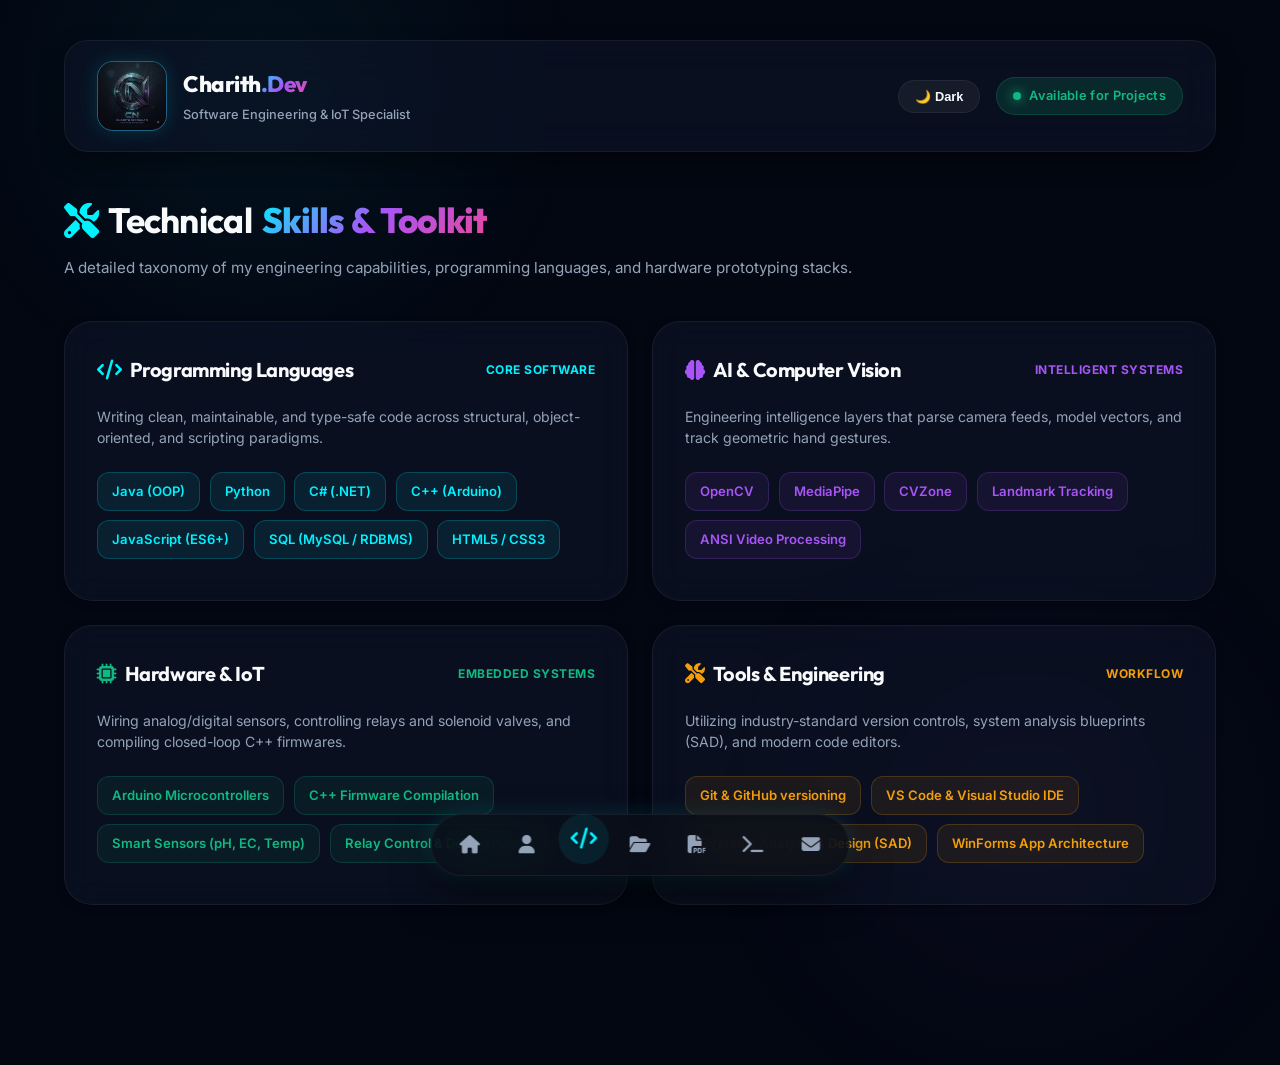
<file: skills.html>
<!DOCTYPE html>
<html lang="en" data-theme="dark">
<head>
    <meta charset="UTF-8">
    <meta name="viewport" content="width=device-width, initial-scale=1.0">
    <title>Technical Toolkit | Charith Niroshan</title>
    <link rel="stylesheet" href="style.css">
    <link rel="stylesheet" href="https://cdnjs.cloudflare.com/ajax/libs/font-awesome/6.4.0/css/all.min.css">
</head>
<body>

    <!-- Header Glassmorphic Block -->
    <div class="container" style="margin-bottom: 0;">
        <header class="branding-header">
            <a href="index.html" class="brand-container">
                <div class="brand-logo-wrapper">
                    <img src="images/logo.png" alt="Charith Dev Logo" onerror="this.style.display='none'; this.nextElementSibling.style.display='flex';">
                    <div style="display: none; width: 100%; height: 100%; align-items: center; justify-content: center;">
                        <i class="fa-solid fa-code" style="font-size: 1.5rem; color: var(--accent-cyan);"></i>
                    </div>
                </div>
                <div>
                    <h1 class="brand-name">Charith<span class="gradient-text">.Dev</span></h1>
                    <span class="brand-title">Software Engineering & IoT Specialist</span>
                </div>
            </a>
            
            <div style="display: flex; align-items: center; gap: 1rem; flex-wrap: wrap;">
                <button id="theme-toggle" class="theme-toggle-btn">🌙 Dark</button>
                <div class="status-badge-header">
                    <span class="pulse-dot"></span>
                    <span>Available for Projects</span>
                </div>
            </div>
        </header>
    </div>

    <!-- Main Content -->
    <main class="container" style="margin-top: 20px;">
        <h2 style="font-size: 2.2rem; margin-bottom: 0.5rem; display: flex; align-items: center; gap: 10px;">
            <i class="fa-solid fa-screwdriver-wrench" style="color: var(--accent-cyan);"></i>
            Technical <span class="gradient-text">Skills & Toolkit</span>
        </h2>
        <p style="color: var(--text-secondary); margin-bottom: 2.5rem; font-size: 0.95rem;">A detailed taxonomy of my engineering capabilities, programming languages, and hardware prototyping stacks.</p>

        <div class="bento-grid" style="margin-bottom: 2rem;">

            <!-- 1. Programming Languages -->
            <div class="bento-card span-2" style="justify-content: space-between; min-height: 280px;">
                <div>
                    <div style="display: flex; justify-content: space-between; align-items: center; margin-bottom: 1.25rem;">
                        <h3 style="font-size: 1.25rem; display: flex; align-items: center; gap: 8px;">
                            <i class="fa-solid fa-code" style="color: var(--accent-cyan);"></i> Programming Languages
                        </h3>
                        <span style="font-size: 0.75rem; font-weight: 700; color: var(--accent-cyan); text-transform: uppercase; letter-spacing: 0.5px;">Core Software</span>
                    </div>
                    <p style="color: var(--text-secondary); font-size: 0.88rem; line-height: 1.5; margin-bottom: 1.5rem;">
                        Writing clean, maintainable, and type-safe code across structural, object-oriented, and scripting paradigms.
                    </p>
                    
                    <div style="display: flex; gap: 0.6rem; flex-wrap: wrap;">
                        <span style="background: rgba(0, 242, 254, 0.08); border: 1px solid rgba(0, 242, 254, 0.2); color: var(--accent-cyan); padding: 8px 14px; border-radius: 12px; font-size: 0.82rem; font-weight: 600;">Java (OOP)</span>
                        <span style="background: rgba(0, 242, 254, 0.08); border: 1px solid rgba(0, 242, 254, 0.2); color: var(--accent-cyan); padding: 8px 14px; border-radius: 12px; font-size: 0.82rem; font-weight: 600;">Python</span>
                        <span style="background: rgba(0, 242, 254, 0.08); border: 1px solid rgba(0, 242, 254, 0.2); color: var(--accent-cyan); padding: 8px 14px; border-radius: 12px; font-size: 0.82rem; font-weight: 600;">C# (.NET)</span>
                        <span style="background: rgba(0, 242, 254, 0.08); border: 1px solid rgba(0, 242, 254, 0.2); color: var(--accent-cyan); padding: 8px 14px; border-radius: 12px; font-size: 0.82rem; font-weight: 600;">C++ (Arduino)</span>
                        <span style="background: rgba(0, 242, 254, 0.08); border: 1px solid rgba(0, 242, 254, 0.2); color: var(--accent-cyan); padding: 8px 14px; border-radius: 12px; font-size: 0.82rem; font-weight: 600;">JavaScript (ES6+)</span>
                        <span style="background: rgba(0, 242, 254, 0.08); border: 1px solid rgba(0, 242, 254, 0.2); color: var(--accent-cyan); padding: 8px 14px; border-radius: 12px; font-size: 0.82rem; font-weight: 600;">SQL (MySQL / RDBMS)</span>
                        <span style="background: rgba(0, 242, 254, 0.08); border: 1px solid rgba(0, 242, 254, 0.2); color: var(--accent-cyan); padding: 8px 14px; border-radius: 12px; font-size: 0.82rem; font-weight: 600;">HTML5 / CSS3</span>
                    </div>
                </div>
            </div>

            <!-- 2. AI & Computer Vision -->
            <div class="bento-card span-2" style="justify-content: space-between; min-height: 280px;">
                <div>
                    <div style="display: flex; justify-content: space-between; align-items: center; margin-bottom: 1.25rem;">
                        <h3 style="font-size: 1.25rem; display: flex; align-items: center; gap: 8px;">
                            <i class="fa-solid fa-brain" style="color: var(--accent-purple);"></i> AI & Computer Vision
                        </h3>
                        <span style="font-size: 0.75rem; font-weight: 700; color: var(--accent-purple); text-transform: uppercase; letter-spacing: 0.5px;">Intelligent Systems</span>
                    </div>
                    <p style="color: var(--text-secondary); font-size: 0.88rem; line-height: 1.5; margin-bottom: 1.5rem;">
                        Engineering intelligence layers that parse camera feeds, model vectors, and track geometric hand gestures.
                    </p>
                    
                    <div style="display: flex; gap: 0.6rem; flex-wrap: wrap;">
                        <span style="background: rgba(168, 85, 247, 0.08); border: 1px solid rgba(168, 85, 247, 0.2); color: var(--accent-purple); padding: 8px 14px; border-radius: 12px; font-size: 0.82rem; font-weight: 600;">OpenCV</span>
                        <span style="background: rgba(168, 85, 247, 0.08); border: 1px solid rgba(168, 85, 247, 0.2); color: var(--accent-purple); padding: 8px 14px; border-radius: 12px; font-size: 0.82rem; font-weight: 600;">MediaPipe</span>
                        <span style="background: rgba(168, 85, 247, 0.08); border: 1px solid rgba(168, 85, 247, 0.2); color: var(--accent-purple); padding: 8px 14px; border-radius: 12px; font-size: 0.82rem; font-weight: 600;">CVZone</span>
                        <span style="background: rgba(168, 85, 247, 0.08); border: 1px solid rgba(168, 85, 247, 0.2); color: var(--accent-purple); padding: 8px 14px; border-radius: 12px; font-size: 0.82rem; font-weight: 600;">Landmark Tracking</span>
                        <span style="background: rgba(168, 85, 247, 0.08); border: 1px solid rgba(168, 85, 247, 0.2); color: var(--accent-purple); padding: 8px 14px; border-radius: 12px; font-size: 0.82rem; font-weight: 600;">ANSI Video Processing</span>
                    </div>
                </div>
            </div>

            <!-- 3. Hardware & IoT Prototyping -->
            <div class="bento-card span-2" style="justify-content: space-between; min-height: 280px;">
                <div>
                    <div style="display: flex; justify-content: space-between; align-items: center; margin-bottom: 1.25rem;">
                        <h3 style="font-size: 1.25rem; display: flex; align-items: center; gap: 8px;">
                            <i class="fa-solid fa-microchip" style="color: var(--accent-green);"></i> Hardware & IoT
                        </h3>
                        <span style="font-size: 0.75rem; font-weight: 700; color: var(--accent-green); text-transform: uppercase; letter-spacing: 0.5px;">Embedded Systems</span>
                    </div>
                    <p style="color: var(--text-secondary); font-size: 0.88rem; line-height: 1.5; margin-bottom: 1.5rem;">
                        Wiring analog/digital sensors, controlling relays and solenoid valves, and compiling closed-loop C++ firmwares.
                    </p>
                    
                    <div style="display: flex; gap: 0.6rem; flex-wrap: wrap;">
                        <span style="background: rgba(16, 185, 129, 0.08); border: 1px solid rgba(16, 185, 129, 0.2); color: var(--accent-green); padding: 8px 14px; border-radius: 12px; font-size: 0.82rem; font-weight: 600;">Arduino Microcontrollers</span>
                        <span style="background: rgba(16, 185, 129, 0.08); border: 1px solid rgba(16, 185, 129, 0.2); color: var(--accent-green); padding: 8px 14px; border-radius: 12px; font-size: 0.82rem; font-weight: 600;">C++ Firmware Compilation</span>
                        <span style="background: rgba(16, 185, 129, 0.08); border: 1px solid rgba(16, 185, 129, 0.2); color: var(--accent-green); padding: 8px 14px; border-radius: 12px; font-size: 0.82rem; font-weight: 600;">Smart Sensors (pH, EC, Temp)</span>
                        <span style="background: rgba(16, 185, 129, 0.08); border: 1px solid rgba(16, 185, 129, 0.2); color: var(--accent-green); padding: 8px 14px; border-radius: 12px; font-size: 0.82rem; font-weight: 600;">Relay Control & Dosing Pumps</span>
                    </div>
                </div>
            </div>

            <!-- 4. Tools & Engineering Practices -->
            <div class="bento-card span-2" style="justify-content: space-between; min-height: 280px;">
                <div>
                    <div style="display: flex; justify-content: space-between; align-items: center; margin-bottom: 1.25rem;">
                        <h3 style="font-size: 1.25rem; display: flex; align-items: center; gap: 8px;">
                            <i class="fa-solid fa-screwdriver-wrench" style="color: #f59e0b;"></i> Tools & Engineering
                        </h3>
                        <span style="font-size: 0.75rem; font-weight: 700; color: #f59e0b; text-transform: uppercase; letter-spacing: 0.5px;">Workflow</span>
                    </div>
                    <p style="color: var(--text-secondary); font-size: 0.88rem; line-height: 1.5; margin-bottom: 1.5rem;">
                        Utilizing industry-standard version controls, system analysis blueprints (SAD), and modern code editors.
                    </p>
                    
                    <div style="display: flex; gap: 0.6rem; flex-wrap: wrap;">
                        <span style="background: rgba(245, 158, 11, 0.08); border: 1px solid rgba(245, 158, 11, 0.2); color: #f59e0b; padding: 8px 14px; border-radius: 12px; font-size: 0.82rem; font-weight: 600;">Git & GitHub versioning</span>
                        <span style="background: rgba(245, 158, 11, 0.08); border: 1px solid rgba(245, 158, 11, 0.2); color: #f59e0b; padding: 8px 14px; border-radius: 12px; font-size: 0.82rem; font-weight: 600;">VS Code & Visual Studio IDE</span>
                        <span style="background: rgba(245, 158, 11, 0.08); border: 1px solid rgba(245, 158, 11, 0.2); color: #f59e0b; padding: 8px 14px; border-radius: 12px; font-size: 0.82rem; font-weight: 600;">Systems Analysis & Design (SAD)</span>
                        <span style="background: rgba(245, 158, 11, 0.08); border: 1px solid rgba(245, 158, 11, 0.2); color: #f59e0b; padding: 8px 14px; border-radius: 12px; font-size: 0.82rem; font-weight: 600;">WinForms App Architecture</span>
                    </div>
                </div>
            </div>

        </div>
    </main>

    <!-- Floating Dock Nav -->
    <nav class="dock-nav">
        <a href="index.html" class="dock-item" title="Home Dashboard"><i class="fa-solid fa-house"></i></a>
        <a href="about.html" class="dock-item" title="About & Career"><i class="fa-solid fa-user"></i></a>
        <a href="skills.html" class="dock-item active" title="Skills & Toolkit"><i class="fa-solid fa-code"></i></a>
        <a href="projects.html" class="dock-item" title="Projects Showcase"><i class="fa-solid fa-folder-open"></i></a>
        <a href="cv.pdf" target="_blank" class="dock-item" title="Curriculum Vitae"><i class="fa-solid fa-file-pdf"></i></a>
        <a href="terminal.html" class="dock-item" title="CLI Terminal"><i class="fa-solid fa-terminal"></i></a>
        <a href="contact.html" class="dock-item" title="Get In Touch"><i class="fa-solid fa-envelope"></i></a>
    </nav>

    <script src="script.js"></script>
</body>
</html>
</file>
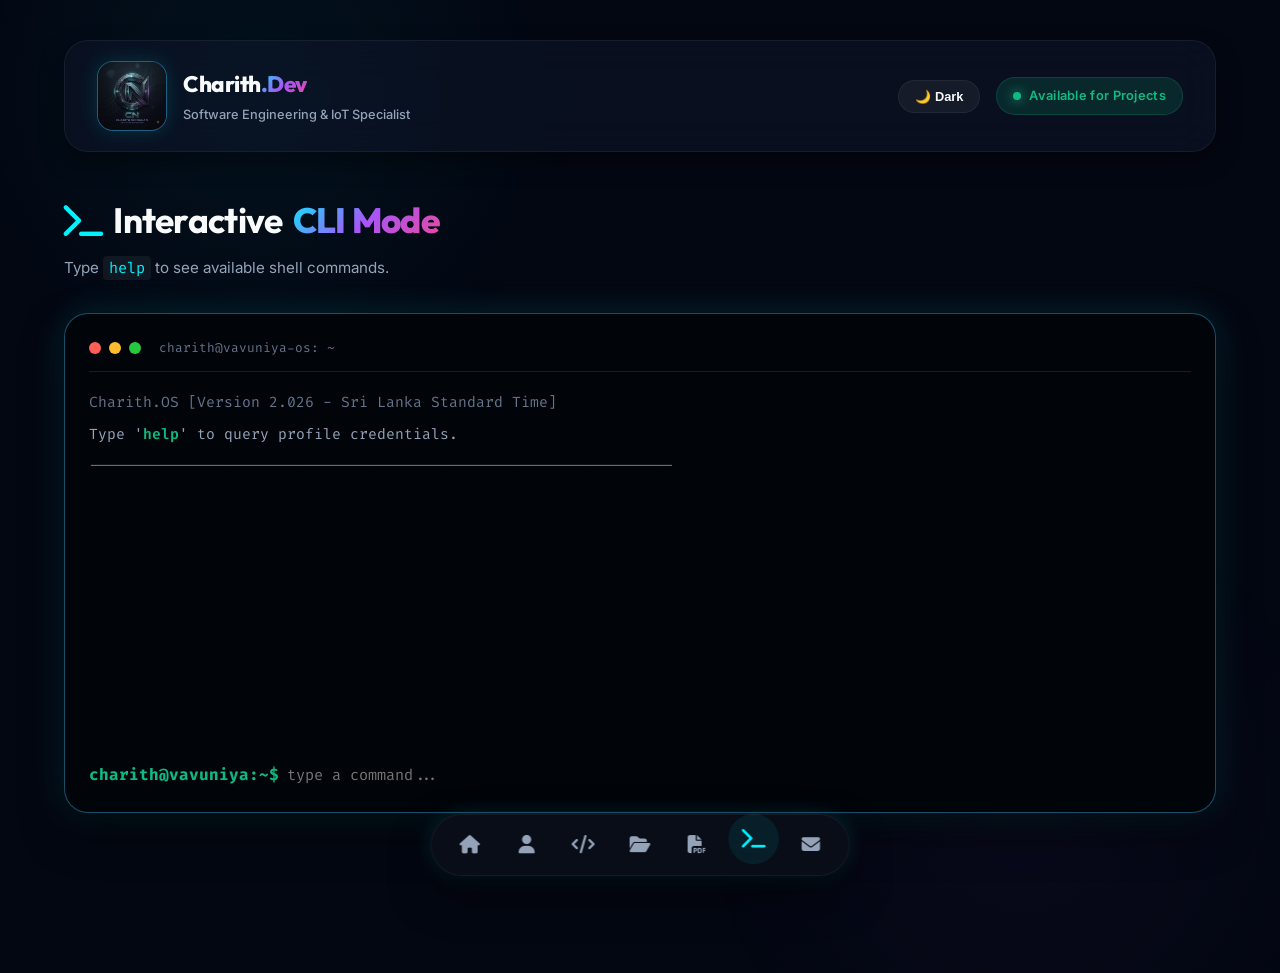
<file: terminal.html>
<!DOCTYPE html>
<html lang="en" data-theme="dark">
<head>
    <meta charset="UTF-8">
    <meta name="viewport" content="width=device-width, initial-scale=1.0">
    <title>Interactive CLI Terminal | Charith Niroshan</title>
    <link rel="stylesheet" href="style.css">
    <link rel="stylesheet" href="https://cdnjs.cloudflare.com/ajax/libs/font-awesome/6.4.0/css/all.min.css">
</head>
<body>

    <!-- Header Glassmorphic Block -->
    <div class="container" style="margin-bottom: 0;">
        <header class="branding-header">
            <a href="index.html" class="brand-container">
                <div class="brand-logo-wrapper">
                    <img src="images/logo.png" alt="Charith Dev Logo" onerror="this.style.display='none'; this.nextElementSibling.style.display='flex';">
                    <div style="display: none; width: 100%; height: 100%; align-items: center; justify-content: center;">
                        <i class="fa-solid fa-code" style="font-size: 1.5rem; color: var(--accent-cyan);"></i>
                    </div>
                </div>
                <div>
                    <h1 class="brand-name">Charith<span class="gradient-text">.Dev</span></h1>
                    <span class="brand-title">Software Engineering & IoT Specialist</span>
                </div>
            </a>
            
            <div style="display: flex; align-items: center; gap: 1rem; flex-wrap: wrap;">
                <button id="theme-toggle" class="theme-toggle-btn">🌙 Dark</button>
                <div class="status-badge-header">
                    <span class="pulse-dot"></span>
                    <span>Available for Projects</span>
                </div>
            </div>
        </header>
    </div>

    <!-- Main Content -->
    <main class="container" style="margin-top: 20px;">
        <h2 style="font-size: 2.2rem; margin-bottom: 0.5rem; display: flex; align-items: center; gap: 10px;">
            <i class="fa-solid fa-terminal" style="color: var(--accent-cyan);"></i>
            Interactive <span class="gradient-text">CLI Mode</span>
        </h2>
        <p style="color: var(--text-secondary); margin-bottom: 2rem; font-size: 0.95rem;">Type <code style="color: var(--accent-cyan); background: rgba(255,255,255,0.06); padding: 2px 6px; border-radius: 4px; font-family: var(--font-mono);">help</code> to see available shell commands.</p>

        <!-- Terminal Shell Card -->
        <div class="terminal-card">
            <div class="terminal-top-row">
                <span class="term-dot term-dot-red"></span>
                <span class="term-dot term-dot-yellow"></span>
                <span class="term-dot term-dot-green"></span>
                <span class="terminal-title">charith@vavuniya-os: ~</span>
            </div>

            <!-- Scrollable Terminal Screen -->
            <div class="terminal-screen" id="terminal-out">
                <p style="color: var(--text-muted);">Charith.OS [Version 2.026 - Sri Lanka Standard Time]</p>
                <p style="color: var(--text-secondary);">Type '<span style="color: var(--accent-green); font-weight: 600;">help</span>' to query profile credentials.</p>
                <p style="color: var(--text-muted); margin-bottom: 1.5rem;">-----------------------------------------------------------------</p>
            </div>

            <!-- Terminal Input Row -->
            <div class="term-input-row">
                <span class="term-prompt">charith@vavuniya:~$</span>
                <input type="text" id="cli-input" class="terminal-text-input" autofocus placeholder="type a command..." autocomplete="off" spellcheck="false">
            </div>
        </div>
    </main>

    <!-- Floating Dock Nav -->
    <nav class="dock-nav">
        <a href="index.html" class="dock-item" title="Home Dashboard"><i class="fa-solid fa-house"></i></a>
        <a href="about.html" class="dock-item" title="About & Career"><i class="fa-solid fa-user"></i></a>
        <a href="skills.html" class="dock-item" title="Skills & Toolkit"><i class="fa-solid fa-code"></i></a>
        <a href="projects.html" class="dock-item" title="Projects Showcase"><i class="fa-solid fa-folder-open"></i></a>
        <a href="cv.pdf" target="_blank" class="dock-item" title="Curriculum Vitae"><i class="fa-solid fa-file-pdf"></i></a>
        <a href="terminal.html" class="dock-item active" title="CLI Terminal"><i class="fa-solid fa-terminal"></i></a>
        <a href="contact.html" class="dock-item" title="Get In Touch"><i class="fa-solid fa-envelope"></i></a>
    </nav>

    <script src="script.js"></script>
    <script>
        // Terminal CLI Implementation
        document.addEventListener("DOMContentLoaded", () => {
            const input = document.getElementById('cli-input');
            const output = document.getElementById('terminal-out');
            
            // Focus input on terminal container click
            document.querySelector('.terminal-card').addEventListener('click', () => {
                input.focus();
            });

            // Command history buffers
            const commandHistory = [];
            let historyIndex = -1;

            input.addEventListener('keydown', function(e) {
                if (e.key === 'Enter') {
                    const fullVal = input.value.trim();
                    const cmd = fullVal.toLowerCase();
                    
                    if (fullVal !== "") {
                        commandHistory.push(fullVal);
                        historyIndex = commandHistory.length;
                    }

                    // Print prompt & command typed
                    appendLine(`charith@vavuniya:~$ ${fullVal}`, 'var(--accent-green)', true);
                    
                    // Route commands
                    switch(cmd) {
                        case 'help':
                            appendLine('Available Commands:');
                            appendLine('  about     - Brief personal overview & current focus');
                            appendLine('  gpa       - Academic honors and GPA metrics');
                            appendLine('  skills    - Programming languages and tech toolkit');
                            appendLine('  projects  - Featured engineering projects list');
                            appendLine('  contact   - Communication channels & CV resume link');
                            appendLine('  history   - List recently typed commands');
                            appendLine('  clear     - Wipe out previous logs');
                            break;
                        case 'about':
                            appendLine('J.A. Charith Niroshan | BICT (Hons) Undergraduate @ University of Vavuniya.');
                            appendLine('Full-Stack Web, Embedded IoT, and AI (Computer Vision) Developer.');
                            appendLine('Currently specializing in structural database systems and IoT automations.');
                            break;
                        case 'gpa':
                            appendLine('Cumulative GPA: 3.39 / 4.00 (Faculty of Technological Studies, University of Vavuniya)');
                            appendLine('Grade Profile: Consistent Academic Honors, Specializing in Web Technology.');
                            break;
                        case 'skills':
                            appendLine('Languages: Java, Python, C#, C++ (Arduino firmware), JavaScript (ES6+), SQL');
                            appendLine('AI & Vision: OpenCV framework, MediaPipe hand gesture vectors, CVZone filter overlays');
                            appendLine('IoT Hardware: microcontrollers, pH/EC dosing pumps, automated solenoids, relays');
                            break;
                        case 'projects':
                            appendLine('Featured engineering builds:');
                            appendLine('  1. Smart Hydroponics Tower (Closed-loop aeroponics telemetry via Arduino)');
                            appendLine('  2. Gesture Snake Game (Webcam index tracking using Python MediaPipe)');
                            appendLine('  3. Hostel Management System (C# WinForms administrative RDBMS portal)');
                            appendLine('  4. Digital Cricket Scorer (Math calculation engine in Java GUI)');
                            break;
                        case 'contact':
                            appendLine('Direct Channels:');
                            appendLine('  Phone  : +94 78 864 8969');
                            appendLine('  Email  : charith123456niroshan@gmail.com');
                            appendLine('  Web CV : Type "download cv" to retrieve PDF resume.');
                            break;
                        case 'download cv':
                            appendLine('Opening Curriculum Vitae PDF in new tab...', 'var(--accent-cyan)');
                            window.open('cv.pdf', '_blank');
                            break;
                        case 'history':
                            if (commandHistory.length === 0) {
                                appendLine('Command history is empty.');
                            } else {
                                commandHistory.forEach((c, idx) => {
                                    appendLine(`  ${idx + 1}  ${c}`);
                                });
                            }
                            break;
                        case 'clear':
                            output.innerHTML = '';
                            break;
                        case 'sudo':
                            appendLine('Access denied. Administrator privileges required.', 'var(--accent-magenta)');
                            break;
                        case '':
                            break;
                        default:
                            appendLine(`Command not found: '${fullVal}'. Type 'help' for instructions.`, 'var(--accent-magenta)');
                    }
                    
                    input.value = '';
                    output.scrollTop = output.scrollHeight;
                } else if (e.key === 'ArrowUp') {
                    e.preventDefault();
                    if (historyIndex > 0) {
                        historyIndex--;
                        input.value = commandHistory[historyIndex];
                    }
                } else if (e.key === 'ArrowDown') {
                    e.preventDefault();
                    if (historyIndex < commandHistory.length - 1) {
                        historyIndex++;
                        input.value = commandHistory[historyIndex];
                    } else {
                        historyIndex = commandHistory.length;
                        input.value = '';
                    }
                }
            });

            function appendLine(text, color = 'var(--text-secondary)', isPromptLine = false) {
                const p = document.createElement('p');
                p.style.color = color;
                if (isPromptLine) {
                    p.style.fontWeight = 'bold';
                    p.style.marginTop = '12px';
                } else {
                    p.style.paddingLeft = '12px';
                }
                p.textContent = text;
                output.appendChild(p);
            }
        });
    </script>
</body>
</html>
</file>
<file: style.css>
/* ==========================================================================
   Charith.Dev Core Design System & Styling
   ========================================================================== */

@import url('https://fonts.googleapis.com/css2?family=Fira+Code:wght@400;600&family=Inter:wght@300;400;500;600&family=Outfit:wght@400;500;600;700;800;900&display=swap');

:root {
    /* Dark Theme Variables (Default) */
    --bg-base: #030712;
    --bg-surface: #0b0f19;
    --bg-surface-hover: #111827;
    --card-bg: rgba(15, 23, 42, 0.55);
    --card-border: rgba(255, 255, 255, 0.06);
    --card-border-hover: rgba(56, 189, 248, 0.4);
    
    /* Premium Accents */
    --accent-cyan: #00f2fe;
    --accent-blue: #38bdf8;
    --accent-purple: #a855f7;
    --accent-magenta: #ec4899;
    --accent-green: #10b981;
    --accent-green-glow: rgba(16, 185, 129, 0.15);
    
    /* Text Colors */
    --text-primary: #f8fafc;
    --text-secondary: #94a3b8;
    --text-muted: #64748b;
    
    /* Shadows & Glows */
    --shadow-sm: 0 2px 8px rgba(0, 0, 0, 0.3);
    --shadow-md: 0 10px 25px rgba(0, 0, 0, 0.4);
    --shadow-lg: 0 20px 40px rgba(0, 0, 0, 0.5);
    --glow-cyan: 0 0 20px rgba(0, 242, 254, 0.15);
    --glow-purple: 0 0 20px rgba(168, 85, 247, 0.15);
    --glow-green: 0 0 20px rgba(16, 185, 129, 0.15);
    
    /* Fonts */
    --font-heading: 'Outfit', sans-serif;
    --font-body: 'Inter', sans-serif;
    --font-mono: 'Fira Code', monospace;
    
    --transition-smooth: all 0.3s cubic-bezier(0.4, 0, 0.2, 1);
    --transition-bounce: all 0.5s cubic-bezier(0.175, 0.885, 0.32, 1.275);
}

/* Light Theme Variables */
html[data-theme="light"] {
    --bg-base: #f8fafc;
    --bg-surface: #ffffff;
    --bg-surface-hover: #f1f5f9;
    --card-bg: rgba(255, 255, 255, 0.7);
    --card-border: rgba(15, 23, 42, 0.08);
    --card-border-hover: rgba(56, 189, 248, 0.5);
    
    --text-primary: #0f172a;
    --text-secondary: #475569;
    --text-muted: #94a3b8;
    
    --shadow-sm: 0 2px 8px rgba(15, 23, 42, 0.05);
    --shadow-md: 0 10px 25px rgba(15, 23, 42, 0.08);
    --shadow-lg: 0 20px 40px rgba(15, 23, 42, 0.12);
    --glow-cyan: 0 0 20px rgba(0, 242, 254, 0.08);
    --glow-purple: 0 0 20px rgba(168, 85, 247, 0.08);
    --glow-green: 0 0 20px rgba(16, 185, 129, 0.08);
    
    background-color: var(--bg-base);
}

/* ==========================================================================
   Base Styles
   ========================================================================== */

* {
    margin: 0;
    padding: 0;
    box-sizing: border-box;
}

html {
    scroll-behavior: smooth;
    font-size: 16px;
}

body {
    background-color: var(--bg-base);
    color: var(--text-primary);
    font-family: var(--font-body);
    min-height: 100vh;
    overflow-x: hidden;
    padding-bottom: 120px;
    line-height: 1.6;
    transition: background-color 0.4s ease, color 0.4s ease;
}

/* Global Background Animation */
body::before {
    content: '';
    position: fixed;
    top: -20%;
    left: -10%;
    width: 60%;
    height: 60%;
    background: radial-gradient(circle, rgba(0, 242, 254, 0.05) 0%, rgba(0, 0, 0, 0) 70%);
    z-index: -2;
    pointer-events: none;
}

body::after {
    content: '';
    position: fixed;
    bottom: -20%;
    right: -10%;
    width: 60%;
    height: 60%;
    background: radial-gradient(circle, rgba(168, 85, 247, 0.04) 0%, rgba(0, 0, 0, 0) 70%);
    z-index: -2;
    pointer-events: none;
}

/* Scrollbar */
::-webkit-scrollbar {
    width: 8px;
}
::-webkit-scrollbar-track {
    background: var(--bg-base);
}
::-webkit-scrollbar-thumb {
    background: var(--text-muted);
    border-radius: 10px;
    border: 2px solid var(--bg-base);
}
::-webkit-scrollbar-thumb:hover {
    background: var(--accent-blue);
}

/* Scroll Progress Bar */
#scroll-progress {
    position: fixed;
    top: 0;
    left: 0;
    height: 3px;
    background: linear-gradient(90deg, var(--accent-cyan), var(--accent-purple));
    z-index: 9999;
    width: 0%;
    transition: width 0.1s ease;
}

/* Typography */
h1, h2, h3, h4, h5, h6 {
    font-family: var(--font-heading);
    font-weight: 700;
    letter-spacing: -0.02em;
    color: var(--text-primary);
}

a {
    color: var(--accent-blue);
    text-decoration: none;
    transition: var(--transition-smooth);
}
a:hover {
    color: var(--accent-cyan);
}

/* ==========================================================================
   Header & Status Section
   ========================================================================== */

.branding-header {
    background: var(--card-bg);
    backdrop-filter: blur(20px);
    -webkit-backdrop-filter: blur(20px);
    border: 1px solid var(--card-border);
    border-radius: 24px;
    padding: 1.25rem 2rem;
    margin-bottom: 2.5rem;
    display: flex;
    justify-content: space-between;
    align-items: center;
    box-shadow: var(--shadow-md);
    transition: var(--transition-smooth);
}

.brand-container {
    display: flex;
    align-items: center;
    gap: 16px;
    text-decoration: none;
}

.brand-logo-wrapper {
    width: 70px;
    height: 70px;
    border-radius: 16px;
    background: linear-gradient(135deg, rgba(0, 242, 254, 0.1), rgba(168, 85, 247, 0.1));
    border: 1px solid var(--card-border-hover);
    display: flex;
    align-items: center;
    justify-content: center;
    overflow: hidden;
    box-shadow: var(--glow-cyan);
    transition: var(--transition-smooth);
}

.brand-logo-wrapper img {
    width: 100%;
    height: 100%;
    object-fit: cover;
}

.brand-name {
    font-size: 1.4rem;
    font-weight: 800;
    color: var(--text-primary);
    margin: 0;
    letter-spacing: -0.5px;
}

.brand-title {
    color: var(--text-secondary);
    font-size: 0.8rem;
    font-weight: 500;
    display: block;
    margin-top: 2px;
}

/* Status Badge */
.status-badge-header {
    display: flex;
    align-items: center;
    gap: 8px;
    background: var(--accent-green-glow);
    border: 1px solid rgba(16, 185, 129, 0.2);
    padding: 8px 16px;
    border-radius: 30px;
    transition: var(--transition-smooth);
}

.status-badge-header .pulse-dot {
    width: 8px;
    height: 8px;
    background: var(--accent-green);
    border-radius: 50%;
    box-shadow: 0 0 12px var(--accent-green);
    animation: pulseGlow 1.8s infinite;
}

.status-badge-header span {
    color: var(--accent-green);
    font-size: 0.8rem;
    font-weight: 600;
    letter-spacing: 0.3px;
}

/* ==========================================================================
   Bento Grid & Cards
   ========================================================================== */

.container {
    max-width: 1200px;
    margin: 40px auto;
    padding: 0 24px;
}

.bento-grid {
    display: grid;
    grid-template-columns: repeat(4, 1fr);
    gap: 1.5rem;
}

.bento-card {
    background: var(--card-bg);
    border: 1px solid var(--card-border);
    backdrop-filter: blur(16px);
    -webkit-backdrop-filter: blur(16px);
    border-radius: 28px;
    padding: 2rem;
    position: relative;
    overflow: hidden;
    box-shadow: var(--shadow-sm);
    transition: var(--transition-smooth);
    display: flex;
    flex-direction: column;
}

.bento-card:hover {
    border-color: var(--card-border-hover);
    transform: translateY(-6px);
    box-shadow: var(--shadow-lg), var(--glow-cyan);
}

/* Grid Spanning */
.span-1 { grid-column: span 1; }
.span-2 { grid-column: span 2; }
.span-3 { grid-column: span 3; }
.span-4 { grid-column: span 4; }
.row-2 { grid-row: span 2; }

/* Image Elements inside Bento Cards */
.project-img-container {
    position: relative;
    width: 100%;
    height: 180px;
    overflow: hidden;
    background: #000;
    border-radius: 18px;
    margin-bottom: 1.25rem;
    border: 1px solid var(--card-border);
}

.project-img {
    width: 100%;
    height: 100%;
    object-fit: cover;
    object-position: center;
    transition: transform 0.6s cubic-bezier(0.16, 1, 0.3, 1), filter 0.6s ease;
    filter: brightness(0.8) contrast(1.1);
}

.project-img-container::after {
    content: '';
    position: absolute;
    inset: 0;
    background: linear-gradient(180deg, rgba(0, 0, 0, 0) 40%, rgba(3, 7, 18, 0.8) 100%);
    pointer-events: none;
}

.bento-card:hover .project-img {
    transform: scale(1.08);
    filter: brightness(1.0) contrast(1.0);
}

.tech-tag-floating {
    position: absolute;
    top: 12px;
    right: 12px;
    z-index: 5;
    background: rgba(11, 15, 25, 0.8);
    border: 1px solid var(--card-border-hover);
    color: var(--accent-cyan);
    backdrop-filter: blur(8px);
    -webkit-backdrop-filter: blur(8px);
    font-size: 0.72rem;
    padding: 4px 10px;
    border-radius: 8px;
    font-weight: 600;
    letter-spacing: 0.2px;
}

/* ==========================================================================
   Floating Dock Navigation (Highly Responsive)
   ========================================================================== */

.dock-nav {
    position: fixed;
    bottom: 24px;
    left: 50%;
    transform: translateX(-50%);
    background: rgba(11, 15, 25, 0.8);
    backdrop-filter: blur(20px);
    -webkit-backdrop-filter: blur(20px);
    border: 1px solid var(--card-border);
    padding: 0.5rem 1rem;
    border-radius: 40px;
    display: flex;
    gap: 0.8rem;
    align-items: center;
    z-index: 1000;
    box-shadow: var(--shadow-lg), var(--glow-cyan);
    transition: var(--transition-smooth);
}

.dock-item {
    color: var(--text-secondary);
    text-decoration: none;
    font-size: 1.15rem;
    width: 44px;
    height: 44px;
    border-radius: 50%;
    transition: var(--transition-bounce);
    display: flex;
    align-items: center;
    justify-content: center;
    position: relative;
}

.dock-item:hover, .dock-item.active {
    color: var(--accent-cyan);
    background: rgba(0, 242, 254, 0.08);
    transform: translateY(-6px) scale(1.15);
}

/* Tooltip on Hover */
.dock-item::after {
    content: attr(title);
    position: absolute;
    bottom: 58px;
    background: rgba(15, 23, 42, 0.95);
    border: 1px solid var(--card-border-hover);
    color: var(--text-primary);
    padding: 5px 10px;
    border-radius: 8px;
    font-size: 0.75rem;
    font-weight: 500;
    white-space: nowrap;
    opacity: 0;
    visibility: hidden;
    transform: translateY(10px);
    transition: var(--transition-smooth);
    box-shadow: var(--shadow-md);
    pointer-events: none;
}

.dock-item:hover::after {
    opacity: 1;
    visibility: visible;
    transform: translateY(0);
}

/* ==========================================================================
   Buttons & Badges
   ========================================================================== */

.btn-cyber {
    display: inline-flex;
    align-items: center;
    justify-content: center;
    gap: 8px;
    background: linear-gradient(135deg, var(--accent-cyan) 0%, var(--accent-blue) 100%);
    color: #030712;
    font-weight: 700;
    font-size: 0.9rem;
    font-family: var(--font-heading);
    padding: 0.8rem 1.6rem;
    border-radius: 14px;
    text-decoration: none;
    transition: var(--transition-smooth);
    border: none;
    cursor: pointer;
    box-shadow: 0 4px 15px rgba(0, 242, 254, 0.2);
}

.btn-cyber:hover {
    transform: translateY(-2px);
    box-shadow: 0 6px 20px rgba(0, 242, 254, 0.4), var(--glow-cyan);
}

.btn-outline {
    background: transparent;
    border: 1px solid var(--card-border);
    color: var(--text-primary);
    box-shadow: none;
}

.btn-outline:hover {
    background: rgba(255, 255, 255, 0.04);
    border-color: var(--accent-cyan);
    box-shadow: var(--glow-cyan);
}

.btn-cv {
    background: rgba(16, 185, 129, 0.1);
    border: 1px solid var(--accent-green);
    color: var(--accent-green);
    box-shadow: none;
}

.btn-cv:hover {
    background: var(--accent-green);
    color: #030712;
    box-shadow: 0 6px 20px rgba(16, 185, 129, 0.3), var(--glow-green);
}

.gradient-text {
    background: linear-gradient(135deg, var(--accent-cyan) 0%, var(--accent-purple) 50%, var(--accent-magenta) 100%);
    -webkit-background-clip: text;
    background-clip: text;
    -webkit-text-fill-color: transparent;
    color: transparent;
    font-weight: 800;
    display: inline-block;
}

.status-badge {
    display: inline-flex;
    align-items: center;
    gap: 8px;
    background: rgba(16, 185, 129, 0.1);
    color: var(--accent-green);
    border: 1px solid rgba(16, 185, 129, 0.2);
    padding: 6px 12px;
    border-radius: 20px;
    font-size: 0.8rem;
    font-weight: 600;
}

.theme-toggle-btn {
    background: rgba(255, 255, 255, 0.05);
    border: 1px solid var(--card-border);
    color: var(--text-primary);
    padding: 8px 16px;
    border-radius: 30px;
    cursor: pointer;
    font-size: 0.8rem;
    font-weight: 600;
    display: inline-flex;
    align-items: center;
    gap: 8px;
    transition: var(--transition-smooth);
}

.theme-toggle-btn:hover {
    background: rgba(255, 255, 255, 0.1);
    border-color: var(--accent-blue);
    transform: scale(1.05);
}

/* ==========================================================================
   Project Filter Chips
   ========================================================================== */

.filter-container {
    display: flex;
    gap: 0.6rem;
    flex-wrap: wrap;
    margin-bottom: 2rem;
    align-items: center;
}

.filter-chip {
    background: rgba(255, 255, 255, 0.03);
    border: 1px solid var(--card-border);
    color: var(--text-secondary);
    padding: 8px 16px;
    border-radius: 30px;
    font-size: 0.85rem;
    font-weight: 500;
    cursor: pointer;
    transition: var(--transition-smooth);
}

.filter-chip:hover, .filter-chip.active {
    background: linear-gradient(135deg, rgba(0, 242, 254, 0.1), rgba(168, 85, 247, 0.1));
    border-color: var(--accent-cyan);
    color: var(--accent-cyan);
    transform: translateY(-2px);
    box-shadow: var(--glow-cyan);
}

/* ==========================================================================
   Command Palette (Ctrl + K Overlay)
   ========================================================================== */

.cmd-overlay {
    position: fixed;
    inset: 0;
    background: rgba(3, 7, 18, 0.7);
    backdrop-filter: blur(12px);
    -webkit-backdrop-filter: blur(12px);
    display: flex;
    align-items: flex-start;
    justify-content: center;
    padding-top: 10%;
    z-index: 2000;
    opacity: 0;
    visibility: hidden;
    transition: var(--transition-smooth);
}

.cmd-overlay.active {
    opacity: 1;
    visibility: visible;
}

.cmd-window {
    width: 100%;
    max-width: 600px;
    background: var(--bg-surface);
    border: 1px solid var(--card-border-hover);
    border-radius: 24px;
    box-shadow: var(--shadow-lg), 0 0 30px rgba(0, 242, 254, 0.15);
    overflow: hidden;
    transform: scale(0.95) translateY(-20px);
    transition: var(--transition-bounce);
}

.cmd-overlay.active .cmd-window {
    transform: scale(1) translateY(0);
}

.cmd-input-container {
    display: flex;
    align-items: center;
    padding: 1.2rem 1.5rem;
    border-bottom: 1px solid var(--card-border);
    gap: 12px;
}

.cmd-input-container i {
    color: var(--accent-cyan);
    font-size: 1.2rem;
}

.cmd-input {
    flex: 1;
    background: transparent;
    border: none;
    outline: none;
    color: var(--text-primary);
    font-size: 1.05rem;
    font-family: var(--font-body);
}

.cmd-input::placeholder {
    color: var(--text-muted);
}

.cmd-results {
    max-height: 350px;
    overflow-y: auto;
    padding: 1rem;
    list-style: none;
}

.cmd-item {
    display: flex;
    align-items: center;
    justify-content: space-between;
    padding: 0.8rem 1rem;
    border-radius: 12px;
    cursor: pointer;
    transition: var(--transition-smooth);
    color: var(--text-secondary);
}

.cmd-item i.item-icon {
    margin-right: 12px;
    color: var(--text-muted);
    font-size: 1rem;
    width: 20px;
    text-align: center;
}

.cmd-item .item-title {
    flex: 1;
    font-weight: 500;
    font-size: 0.95rem;
    color: var(--text-primary);
}

.cmd-item .item-shortcut {
    font-family: var(--font-mono);
    font-size: 0.72rem;
    background: rgba(255, 255, 255, 0.05);
    border: 1px solid var(--card-border);
    padding: 2px 6px;
    border-radius: 4px;
    color: var(--text-muted);
}

.cmd-item:hover, .cmd-item.selected {
    background: rgba(0, 242, 254, 0.08);
    color: var(--accent-cyan);
}

.cmd-item:hover i.item-icon, .cmd-item.selected i.item-icon {
    color: var(--accent-cyan);
}

.cmd-footer {
    display: flex;
    justify-content: space-between;
    padding: 0.8rem 1.5rem;
    background: rgba(0, 0, 0, 0.2);
    border-top: 1px solid var(--card-border);
    font-size: 0.75rem;
    color: var(--text-muted);
}

.cmd-footer span {
    display: flex;
    align-items: center;
    gap: 4px;
}

.cmd-footer kbd {
    background: rgba(255, 255, 255, 0.08);
    padding: 1px 5px;
    border-radius: 3px;
    font-family: var(--font-mono);
}

/* ==========================================================================
   Project Detail Popup Modal
   ========================================================================== */

.proj-modal-overlay {
    position: fixed;
    inset: 0;
    background: rgba(3, 7, 18, 0.85);
    backdrop-filter: blur(12px);
    -webkit-backdrop-filter: blur(12px);
    display: flex;
    align-items: center;
    justify-content: center;
    padding: 20px;
    z-index: 3000;
    opacity: 0;
    visibility: hidden;
    transition: var(--transition-smooth);
}

.proj-modal-overlay.active {
    opacity: 1;
    visibility: visible;
}

.proj-modal-container {
    width: 100%;
    max-width: 650px;
    background: var(--bg-surface);
    border: 1px solid var(--card-border-hover);
    border-radius: 28px;
    box-shadow: var(--shadow-lg), 0 0 35px rgba(168, 85, 247, 0.15);
    overflow: hidden;
    transform: scale(0.9) translateY(30px);
    transition: var(--transition-bounce);
}

.proj-modal-overlay.active .proj-modal-container {
    transform: scale(1) translateY(0);
}

.proj-modal-header {
    display: flex;
    justify-content: space-between;
    align-items: center;
    padding: 1.5rem 2rem;
    border-bottom: 1px solid var(--card-border);
}

.proj-modal-close {
    background: rgba(255, 255, 255, 0.05);
    border: 1px solid var(--card-border);
    color: var(--text-primary);
    width: 36px;
    height: 36px;
    border-radius: 50%;
    display: flex;
    align-items: center;
    justify-content: center;
    cursor: pointer;
    transition: var(--transition-smooth);
}

.proj-modal-close:hover {
    background: rgba(239, 68, 68, 0.1);
    color: #ef4444;
    border-color: rgba(239, 68, 68, 0.3);
}

.proj-modal-body {
    padding: 2rem;
}

.proj-code-block-container {
    position: relative;
    margin-top: 1.25rem;
    border-radius: 14px;
    overflow: hidden;
    border: 1px solid var(--card-border);
}

.proj-code-copy-btn {
    position: absolute;
    top: 10px;
    right: 10px;
    background: rgba(15, 23, 42, 0.85);
    border: 1px solid var(--card-border);
    color: var(--text-secondary);
    padding: 6px 12px;
    font-size: 0.72rem;
    font-weight: 600;
    border-radius: 6px;
    cursor: pointer;
    transition: var(--transition-smooth);
    z-index: 10;
}

.proj-code-copy-btn:hover {
    color: var(--accent-cyan);
    border-color: var(--accent-cyan);
}

.proj-modal-body pre {
    background: #02040a;
    padding: 1.25rem;
    overflow-x: auto;
    font-family: var(--font-mono);
    font-size: 0.88rem;
    color: #38bdf8;
    margin: 0;
    line-height: 1.5;
}

/* ==========================================================================
   Terminal CLI Dashboard Page
   ========================================================================== */

.terminal-card {
    background: #010409;
    border: 1px solid var(--card-border-hover);
    border-radius: 24px;
    padding: 1.5rem;
    font-family: var(--font-mono);
    box-shadow: var(--shadow-lg), 0 0 35px rgba(0, 242, 254, 0.15);
    min-height: 500px;
    color: var(--accent-cyan);
    display: flex;
    flex-direction: column;
}

.terminal-top-row {
    display: flex;
    align-items: center;
    gap: 8px;
    margin-bottom: 1.2rem;
    padding-bottom: 0.8rem;
    border-bottom: 1px solid rgba(0, 242, 254, 0.15);
}

.term-dot {
    width: 12px;
    height: 12px;
    border-radius: 50%;
    display: inline-block;
}

.term-dot-red { background: #ff5f56; }
.term-dot-yellow { background: #ffbd2e; }
.term-dot-green { background: #27c93f; }

.terminal-title {
    color: var(--text-muted);
    font-size: 0.8rem;
    margin-left: 10px;
    flex: 1;
}

.terminal-screen {
    flex: 1;
    overflow-y: auto;
    max-height: 380px;
    margin-bottom: 1rem;
    padding-right: 5px;
}

.terminal-screen p {
    margin-bottom: 0.6rem;
    font-size: 0.92rem;
    line-height: 1.5;
}

.term-input-row {
    display: flex;
    align-items: center;
    gap: 8px;
}

.term-prompt {
    color: var(--accent-green);
    font-weight: bold;
}

.terminal-text-input {
    background: transparent;
    border: none;
    outline: none;
    color: var(--text-primary);
    font-family: var(--font-mono);
    font-size: 0.95rem;
    flex: 1;
}

/* ==========================================================================
   Animations
   ========================================================================== */

@keyframes pulseGlow {
    0%, 100% { opacity: 1; transform: scale(1); }
    50% { opacity: 0.4; transform: scale(1.2); }
}

/* Scroll reveal class */
.reveal {
    opacity: 0;
    transform: translateY(30px);
    transition: opacity 0.8s ease, transform 0.8s ease;
}

.reveal.active {
    opacity: 1;
    transform: translateY(0);
}

/* ==========================================================================
   Media Queries & Responsiveness
   ========================================================================== */

@media (max-width: 1024px) {
    .container {
        padding: 0 20px;
        margin: 20px auto;
    }
    
    .bento-grid {
        grid-template-columns: repeat(3, 1fr);
        gap: 1.25rem;
    }
    
    .span-4 { grid-column: span 3; }
    .span-3 { grid-column: span 3; }
    .span-2 { grid-column: span 2; }
}

@media (max-width: 768px) {
    .bento-grid {
        grid-template-columns: repeat(2, 1fr);
        gap: 1rem;
    }
    
    .span-4 { grid-column: span 2; }
    .span-3 { grid-column: span 2; }
    .span-2 { grid-column: span 2; }
    .span-1 { grid-column: span 1; }
    
    .branding-header {
        flex-direction: column;
        align-items: flex-start;
        gap: 1.2rem;
        padding: 1.5rem;
    }
    
    .status-badge-header {
        width: 100%;
        justify-content: center;
    }
    
    body {
        padding-bottom: 100px;
    }
}

@media (max-width: 600px) {
    .bento-grid {
        grid-template-columns: 1fr;
        gap: 1rem;
    }
    
    .span-4, .span-3, .span-2, .span-1 {
        grid-column: span 1;
    }
    
    .dock-nav {
        bottom: 0;
        left: 0;
        transform: none;
        width: 100%;
        border-radius: 20px 20px 0 0;
        justify-content: space-around;
        padding: 0.6rem 0.2rem;
        border-bottom: none;
        border-left: none;
        border-right: none;
    }
    
    .dock-item:hover, .dock-item.active {
        transform: translateY(-4px) scale(1.1);
    }
    
    .dock-item::after {
        display: none !important; /* Hide tooltips on mobile */
    }
    
    .hero-card h1 {
        font-size: 2rem !important;
    }
}
</file>
